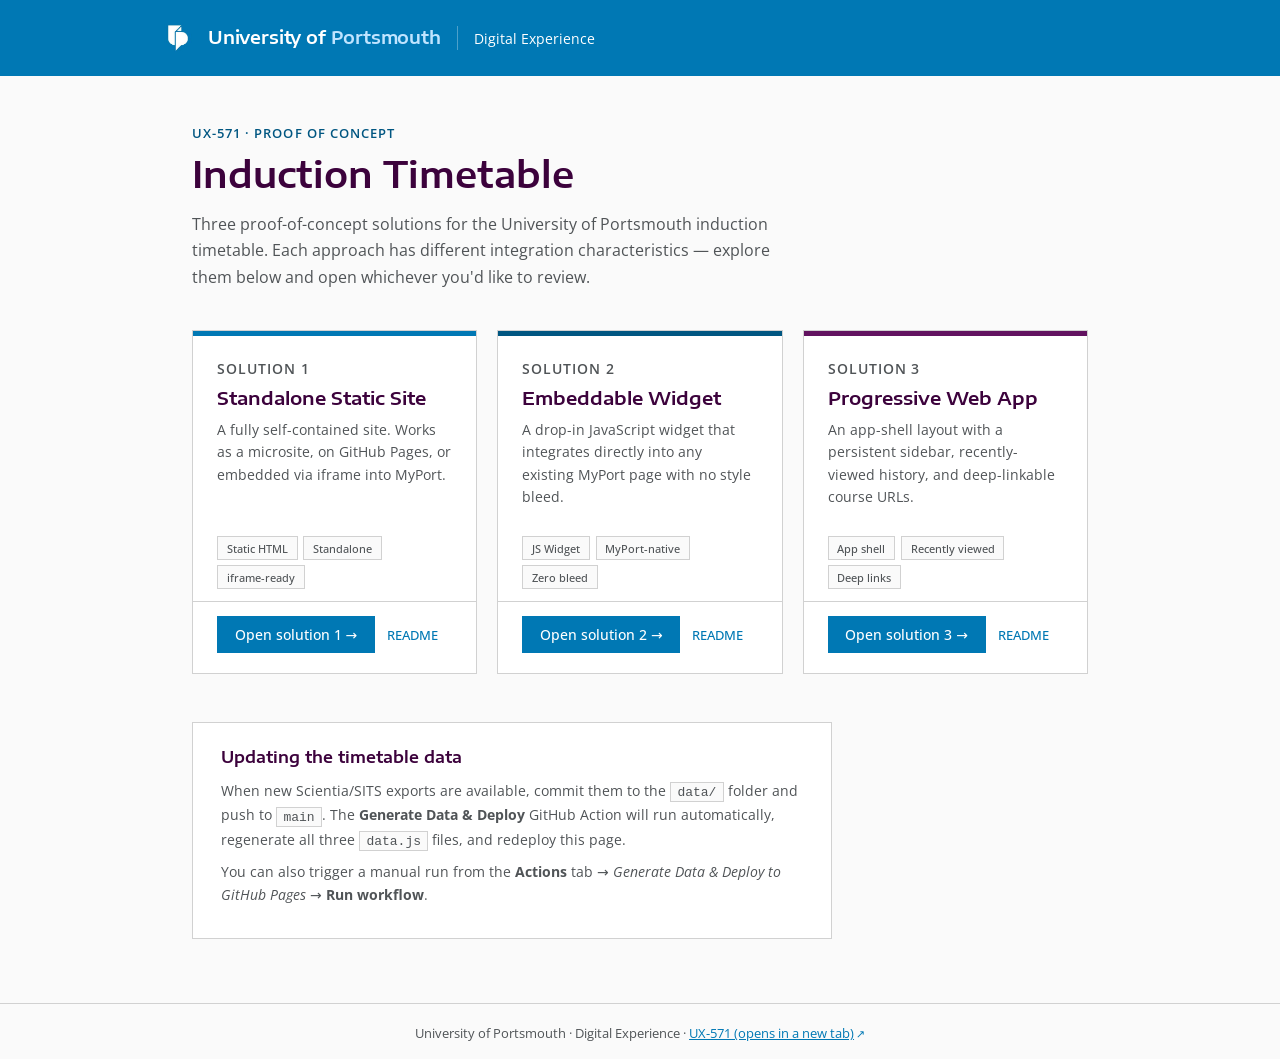
<file: index.html>
<!DOCTYPE html>
<html lang="en">
<head>
  <meta charset="UTF-8">
  <meta name="viewport" content="width=device-width, initial-scale=1.0">
  <title>Induction Timetable PoC | University of Portsmouth</title>
  <link rel="icon" type="image/png" href="favicon.png">
  <link rel="preconnect" href="https://fonts.googleapis.com">
  <link href="https://fonts.googleapis.com/css2?family=Open+Sans:wght@400;600;700&family=Encode+Sans+Expanded:wght@500;700&display=swap" rel="stylesheet">
  <style>
    *, *::before, *::after { box-sizing: border-box; margin: 0; padding: 0; }

    :root {
      --navy:      #0078B4;
      --navy-dark: #004F76;
      --heading:   #3C023C;
      --gold:      #621360;
      --teal:      #005681;
      --bg:        #FAFAFA;
      --surface:   #ffffff;
      --border:    #D1D1D1;
      --text:      #3C3C3C;
      --textm:     #505457;
      --focus:     #0078B4;
    }

    body {
      font-family: 'Open Sans', system-ui, sans-serif;
      background: var(--bg);
      color: var(--text);
      min-height: 100vh;
    }

    /* Marker on links that leave this site — decorative; the
       visually hidden "(opens in a new tab)" carries the meaning. */
    .external-link-marker {
      display: inline-block;
      margin-left: 0.15em;
      font-size: 0.85em;
      line-height: 1;
    }

    /* ── Header ── */
    .site-header {
      background: var(--navy);
      color: #fff;
      padding: 0 2rem;
    }
    .header-inner {
      max-width: 960px;
      margin: 0 auto;
      display: flex;
      align-items: center;
      gap: 1rem;
      padding: 1.25rem 0;
    }
    .uop-wordmark {
      display: inline-flex;
      align-items: center;
      gap: 0.75rem;
      font-family: 'Encode Sans Expanded', Helvetica, sans-serif;
      font-size: 1.1rem;
      font-weight: 600;
      letter-spacing: -0.01em;
      color: #fff;
      text-decoration: none;
      line-height: 1.2;
    }
    .uop-wordmark .wordmark-text span { color: #BFE4FF; }
    .header-divider {
      width: 1px;
      height: 1.5rem;
      background: rgba(255,255,255,0.3);
    }
    .header-context {
      font-size: 0.875rem;
      color: #FFFFFF;
    }

    /* ── Main ── */
    main {
      max-width: 960px;
      margin: 0 auto;
      padding: 3rem 2rem 4rem;
    }

    .page-eyebrow {
      font-size: 0.8125rem;
      font-weight: 600;
      letter-spacing: 0.08em;
      text-transform: uppercase;
      color: var(--teal);
      margin-bottom: 0.6rem;
    }
    h1 {
      font-family: 'Encode Sans Expanded', Helvetica, sans-serif;
      font-size: clamp(1.75rem, 4vw, 2.25rem);
      font-weight: 600;
      color: var(--heading);
      line-height: 1.2;
      margin-bottom: 1rem;
    }
    .page-intro {
      font-size: 1rem;
      color: var(--textm);
      line-height: 1.65;
      max-width: 600px;
      margin-bottom: 2.5rem;
    }

    /* ── Cards ── */
    .card-grid {
      display: grid;
      grid-template-columns: repeat(auto-fill, minmax(270px, 1fr));
      gap: 1.25rem;
      margin-bottom: 3rem;
    }

    .card {
      background: var(--surface);
      border: 1px solid var(--border);
      border-radius: 0;
      overflow: hidden;
      display: flex;
      flex-direction: column;
      transition: box-shadow 0.15s, transform 0.15s;
    }
    .card:hover {
      box-shadow: 0 4px 20px rgba(0,33,71,0.12);
      transform: translateY(-2px);
    }

    .card-accent {
      height: 5px;
    }
    .card-accent-1 { background: var(--navy); }
    .card-accent-2 { background: var(--teal); }
    .card-accent-3 { background: var(--gold); }

    .card-body {
      padding: 1.4rem 1.5rem 1rem;
      flex: 1;
    }
    .card-label {
      font-size: 0.72rem;
      font-weight: 600;
      letter-spacing: 0.07em;
      text-transform: uppercase;
      color: var(--textm);
      margin-bottom: 0.35rem;
    }
    .card h2 {
      font-family: 'Encode Sans Expanded', Helvetica, sans-serif;
      font-size: 1.15rem;
      font-weight: 600;
      color: var(--heading);
      margin-bottom: 0.6rem;
      line-height: 1.25;
    }
    .card p {
      font-size: 0.875rem;
      color: var(--textm);
      line-height: 1.6;
    }

    .card-tags {
      display: flex;
      flex-wrap: wrap;
      gap: 0.35rem;
      padding: 0.75rem 1.5rem;
    }
    .tag {
      font-size: 0.7rem;
      font-weight: 500;
      padding: 0.2rem 0.55rem;
      border-radius: 0;
      background: var(--bg);
      color: var(--textm);
      border: 1px solid var(--border);
    }

    .card-footer {
      padding: 0.9rem 1.5rem 1.25rem;
      border-top: 1px solid var(--border);
      display: flex;
      align-items: center;
      gap: 0.75rem;
    }
    .btn-primary {
      display: inline-flex;
      align-items: center;
      gap: 0.4rem;
      padding: 0.55rem 1.1rem;
      background: var(--navy);
      color: #fff;
      text-decoration: none;
      border-radius: 0;
      font-size: 0.875rem;
      font-weight: 500;
      transition: background 0.15s;
    }
    .btn-primary:hover { background: var(--navy-dark); }
    .btn-primary:focus-visible {
      outline: 3px solid var(--focus);
      outline-offset: 2px;
    }
    .btn-secondary {
      display: inline-flex;
      align-items: center;
      gap: 0.4rem;
      font-size: 0.8125rem;
      color: var(--navy);
      text-decoration: underline;
      text-decoration-color: transparent;
      font-weight: 500;
      transition: text-decoration-color 0.15s;
    }
    .btn-secondary:hover { text-decoration-color: currentColor; }
    .btn-secondary:focus-visible {
      outline: 3px solid var(--focus);
      outline-offset: 2px;
      border-radius: 0;
    }

    /* ── Info section ── */
    .info-section {
      background: var(--surface);
      border: 1px solid var(--border);
      border-radius: 0;
      padding: 1.5rem 1.75rem;
      max-width: 640px;
    }
    .info-section h2 {
      font-family: 'Encode Sans Expanded', Helvetica, sans-serif;
      font-size: 1rem;
      font-weight: 600;
      color: var(--heading);
      margin-bottom: 0.75rem;
    }
    .info-section p {
      font-size: 0.875rem;
      color: var(--textm);
      line-height: 1.65;
      margin-bottom: 0.5rem;
    }
    .info-section code {
      font-size: 0.8125rem;
      background: var(--bg);
      border: 1px solid var(--border);
      padding: 0.1rem 0.4rem;
      border-radius: 0;
    }

    /* ── Footer ── */
    .site-footer {
      border-top: 1px solid var(--border);
      padding: 1.25rem 2rem;
      text-align: center;
      font-size: 0.8125rem;
      color: var(--textm);
    }
    .site-footer a {
      color: var(--navy);
      text-decoration: underline;
    }

    @media (max-width: 520px) {
      main { padding: 2rem 1.25rem 3rem; }
      .card-grid { grid-template-columns: 1fr; }
    }
  </style>
</head>
<body>

<a class="sr-only" href="#main" style="position:absolute;left:-9999px;top:auto;width:1px;height:1px;overflow:hidden;focus:{position:static;width:auto;height:auto;}">Skip to main content</a>

<header class="site-header" role="banner">
  <div class="header-inner">
    <a class="uop-wordmark" href="https://www.port.ac.uk" target="_blank" rel="noopener noreferrer" data-external-link aria-label="University of Portsmouth (opens in a new tab)">
      <img src="favicon.png" alt="" width="36" height="36" style="display:block">
      <span class="wordmark-text">University of <span>Portsmouth</span></span>
    </a>
    <div class="header-divider" aria-hidden="true"></div>
    <span class="header-context">Digital Experience</span>
  </div>
</header>

<main id="main">
  <p class="page-eyebrow" aria-hidden="true">UX-571 · Proof of concept</p>
  <h1>Induction Timetable</h1>
  <p class="page-intro">Three proof-of-concept solutions for the University of Portsmouth induction timetable. Each approach has different integration characteristics — explore them below and open whichever you'd like to review.</p>

  <div class="card-grid">

    <!-- Solution 1 -->
    <article class="card">
      <div class="card-accent card-accent-1" aria-hidden="true"></div>
      <div class="card-body">
        <p class="card-label">Solution 1</p>
        <h2>Standalone Static Site</h2>
        <p>A fully self-contained site. Works as a microsite, on GitHub Pages, or embedded via iframe into MyPort.</p>
      </div>
      <div class="card-tags">
        <span class="tag">Static HTML</span>
        <span class="tag">Standalone</span>
        <span class="tag">iframe-ready</span>
      </div>
      <div class="card-footer">
        <a class="btn-primary" href="solution1/index.html">Open solution 1 →</a>
        <a class="btn-secondary" href="solution1/README.md">README</a>
      </div>
    </article>

    <!-- Solution 2 -->
    <article class="card">
      <div class="card-accent card-accent-2" aria-hidden="true"></div>
      <div class="card-body">
        <p class="card-label">Solution 2</p>
        <h2>Embeddable Widget</h2>
        <p>A drop-in JavaScript widget that integrates directly into any existing MyPort page with no style bleed.</p>
      </div>
      <div class="card-tags">
        <span class="tag">JS Widget</span>
        <span class="tag">MyPort-native</span>
        <span class="tag">Zero bleed</span>
      </div>
      <div class="card-footer">
        <a class="btn-primary" href="solution2/demo-search-page.html">Open solution 2 →</a>
        <a class="btn-secondary" href="solution2/README.md">README</a>
      </div>
    </article>

    <!-- Solution 3 -->
    <article class="card">
      <div class="card-accent card-accent-3" aria-hidden="true"></div>
      <div class="card-body">
        <p class="card-label">Solution 3</p>
        <h2>Progressive Web App</h2>
        <p>An app-shell layout with a persistent sidebar, recently-viewed history, and deep-linkable course URLs.</p>
      </div>
      <div class="card-tags">
        <span class="tag">App shell</span>
        <span class="tag">Recently viewed</span>
        <span class="tag">Deep links</span>
      </div>
      <div class="card-footer">
        <a class="btn-primary" href="solution3/index.html">Open solution 3 →</a>
        <a class="btn-secondary" href="solution3/README.md">README</a>
      </div>
    </article>

  </div>

  <div class="info-section">
    <h2>Updating the timetable data</h2>
    <p>When new Scientia/SITS exports are available, commit them to the <code>data/</code> folder and push to <code>main</code>. The <strong>Generate Data &amp; Deploy</strong> GitHub Action will run automatically, regenerate all three <code>data.js</code> files, and redeploy this page.</p>
    <p>You can also trigger a manual run from the <strong>Actions</strong> tab → <em>Generate Data &amp; Deploy to GitHub Pages</em> → <strong>Run workflow</strong>.</p>
  </div>
</main>

<footer class="site-footer" role="contentinfo">
  University of Portsmouth · Digital Experience · <a href="https://digitaluop.atlassian.net/browse/UX-571" target="_blank" rel="noopener noreferrer" data-external-link>UX-571<span class="sr-only"> (opens in a new tab)</span><span class="external-link-marker" aria-hidden="true">↗</span></a>
</footer>

  <!-- Any link that leaves this site opens in a new tab and says so. -->
  <script src="external-links.js"></script>
</body>
</html>
</file>
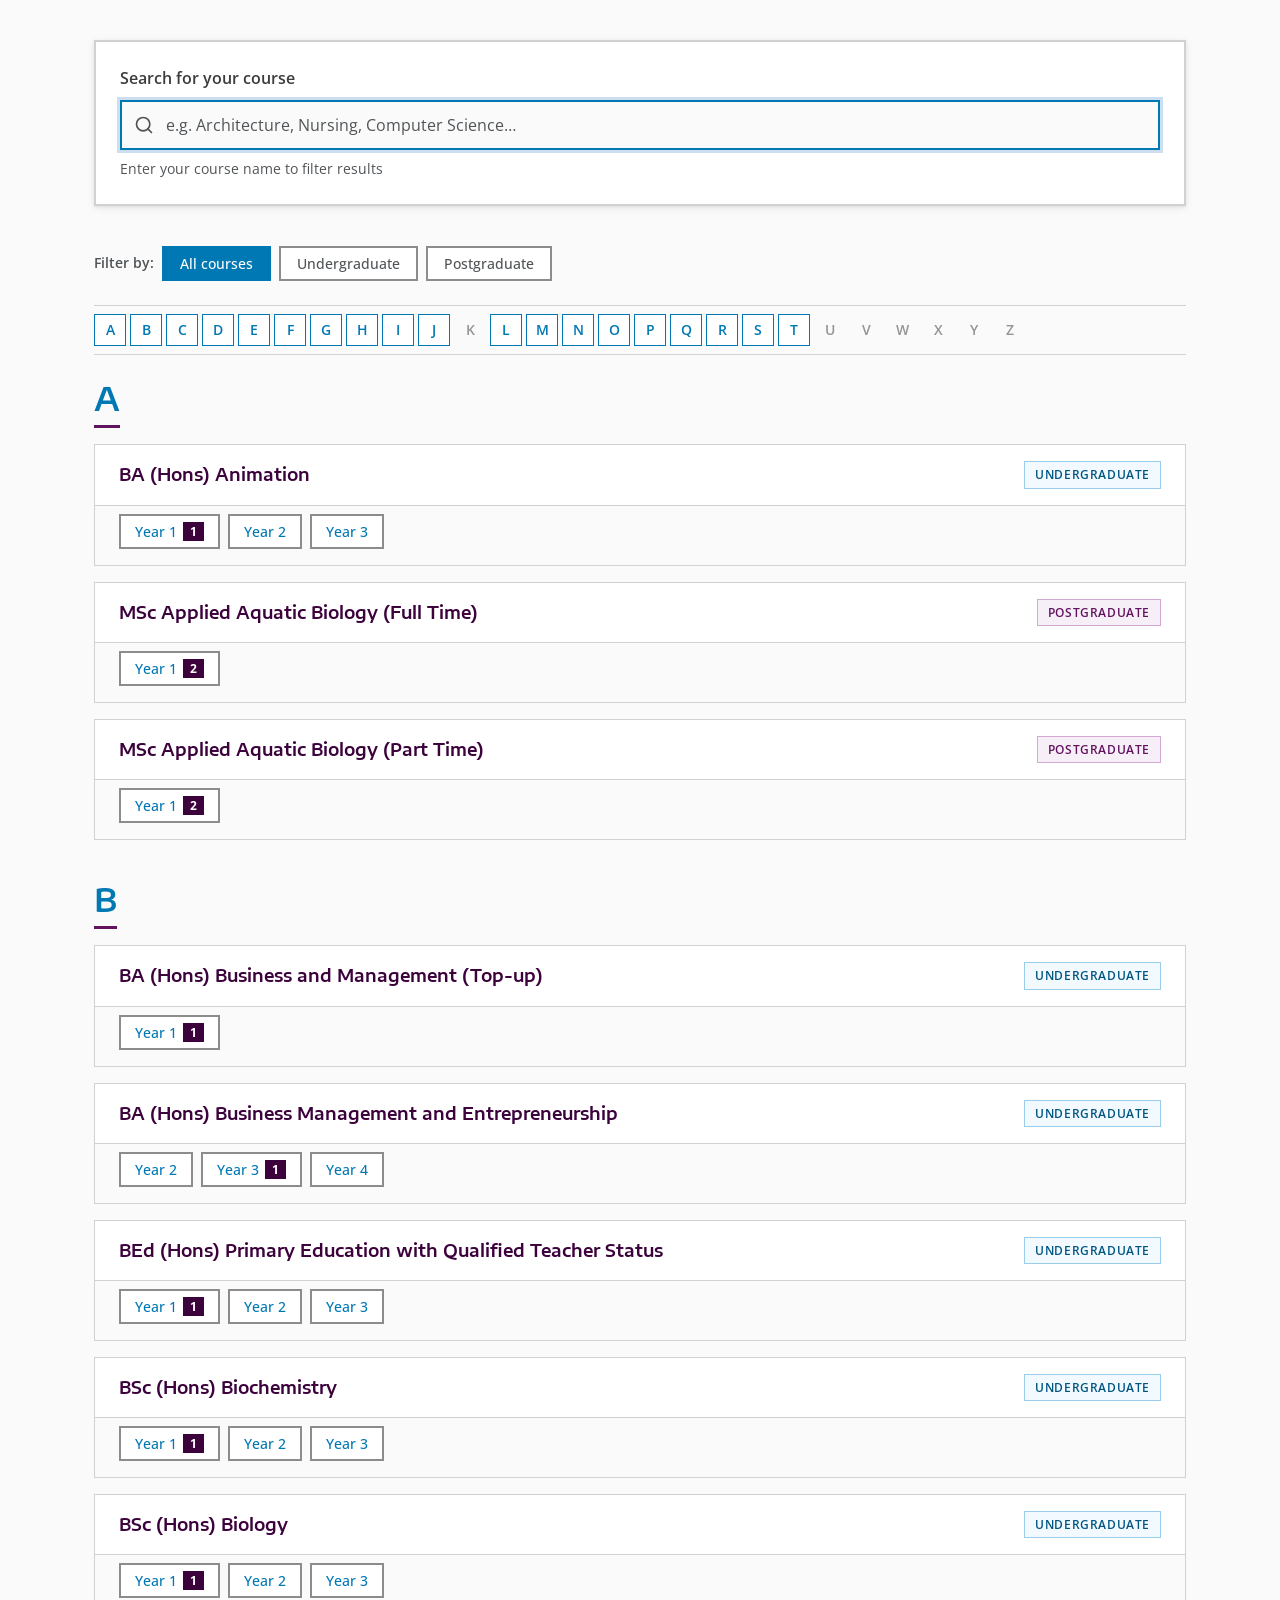
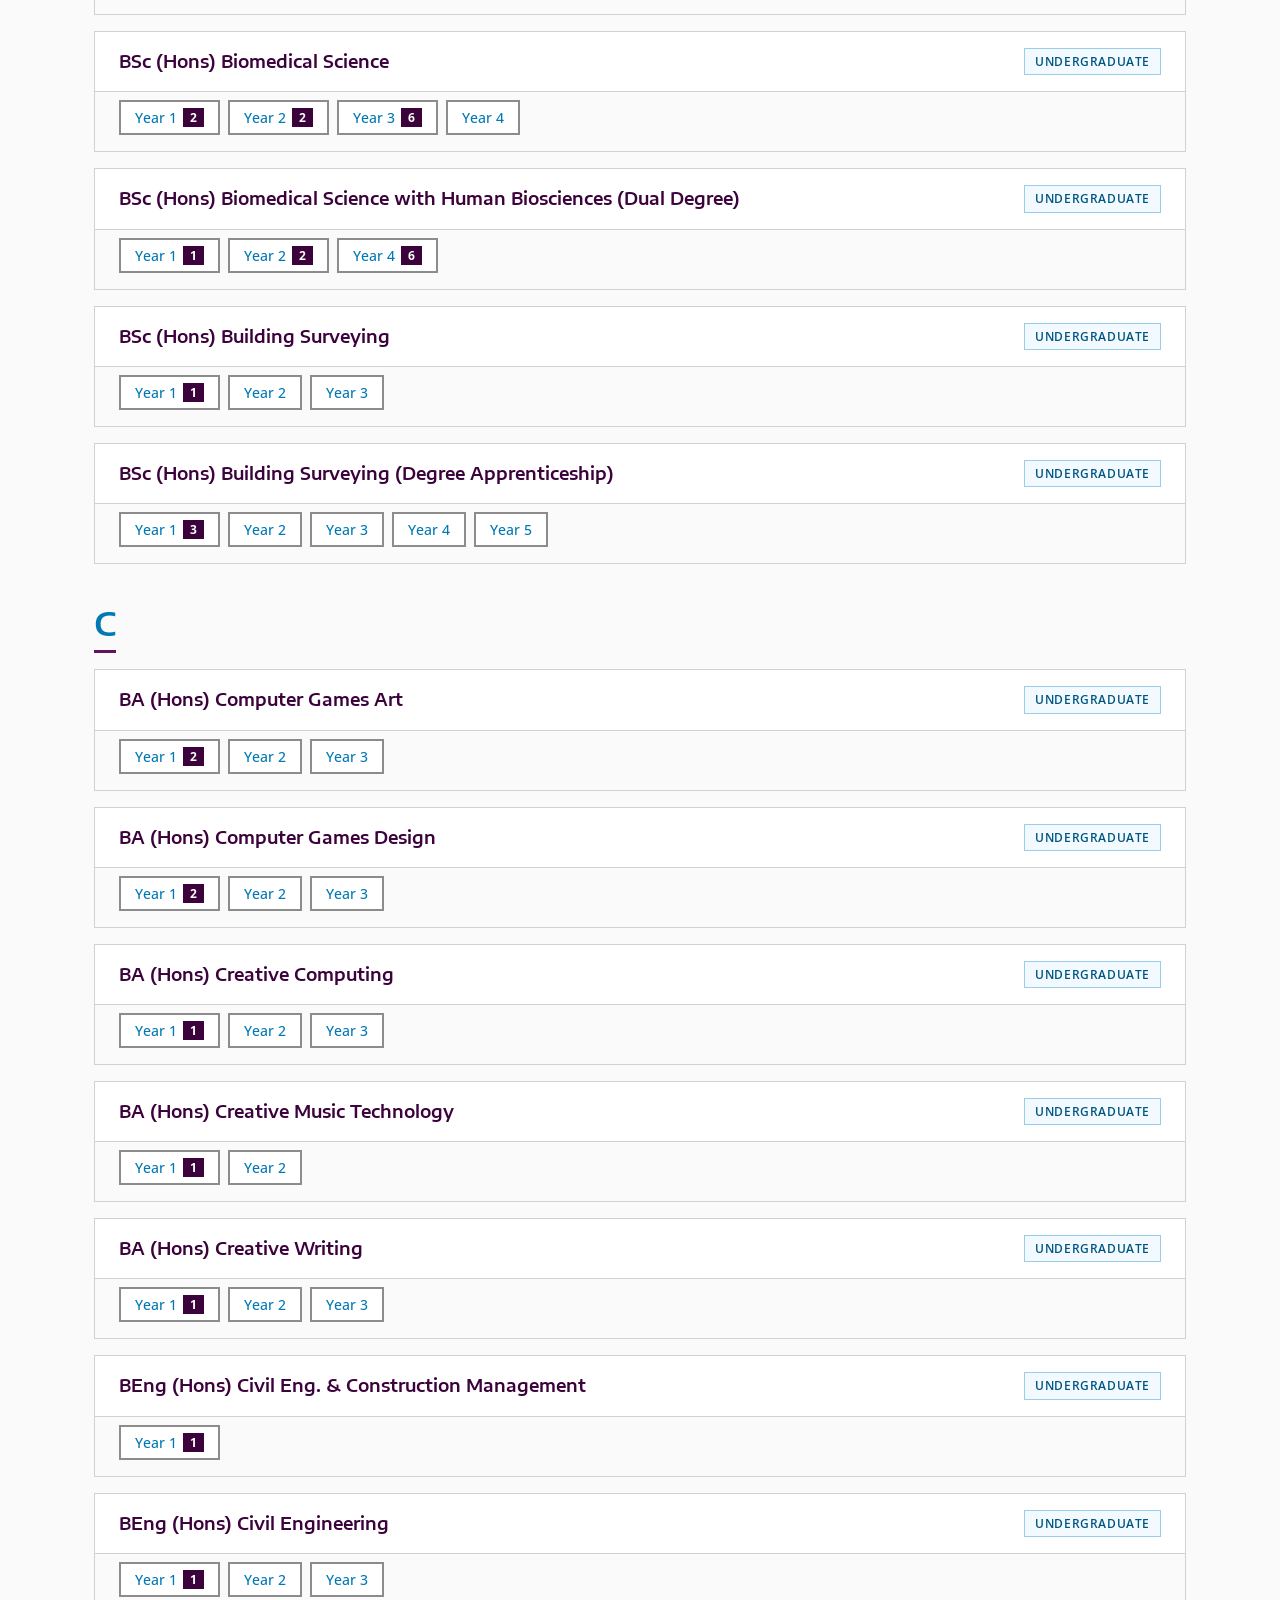
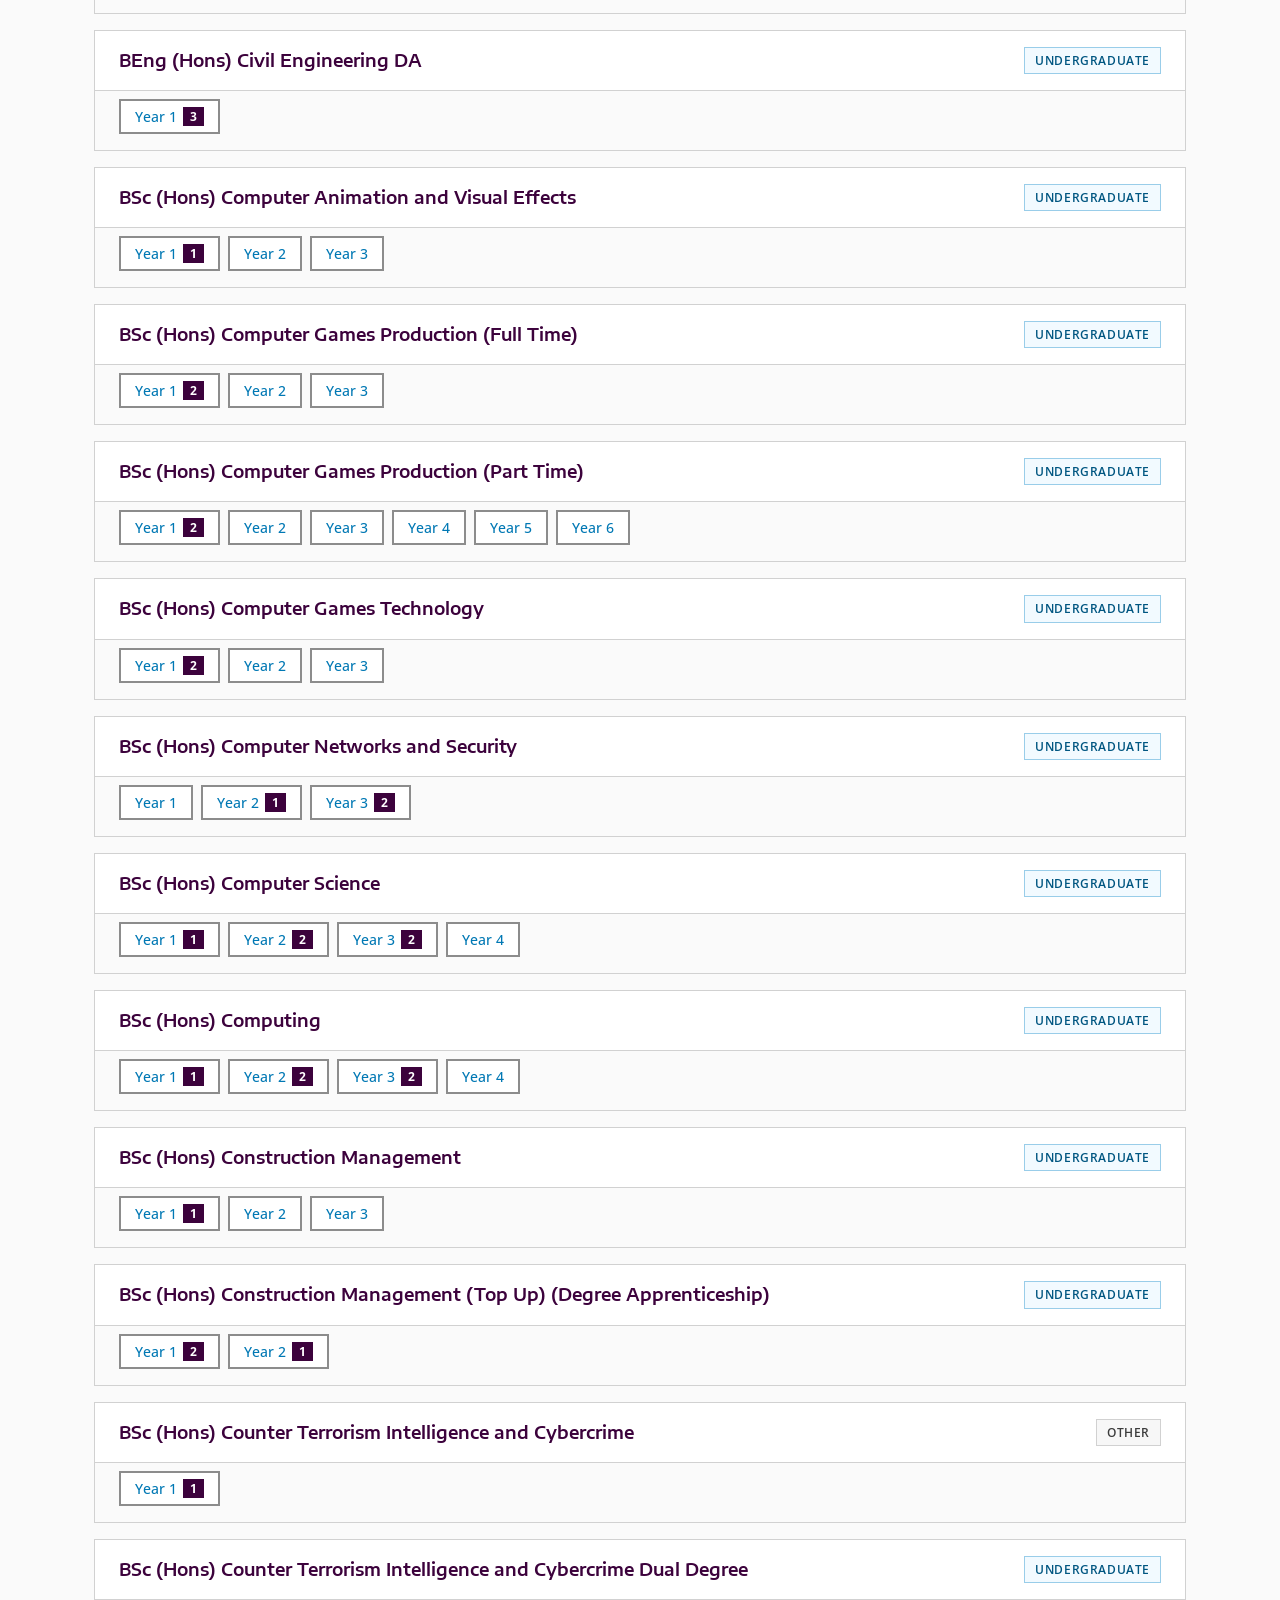
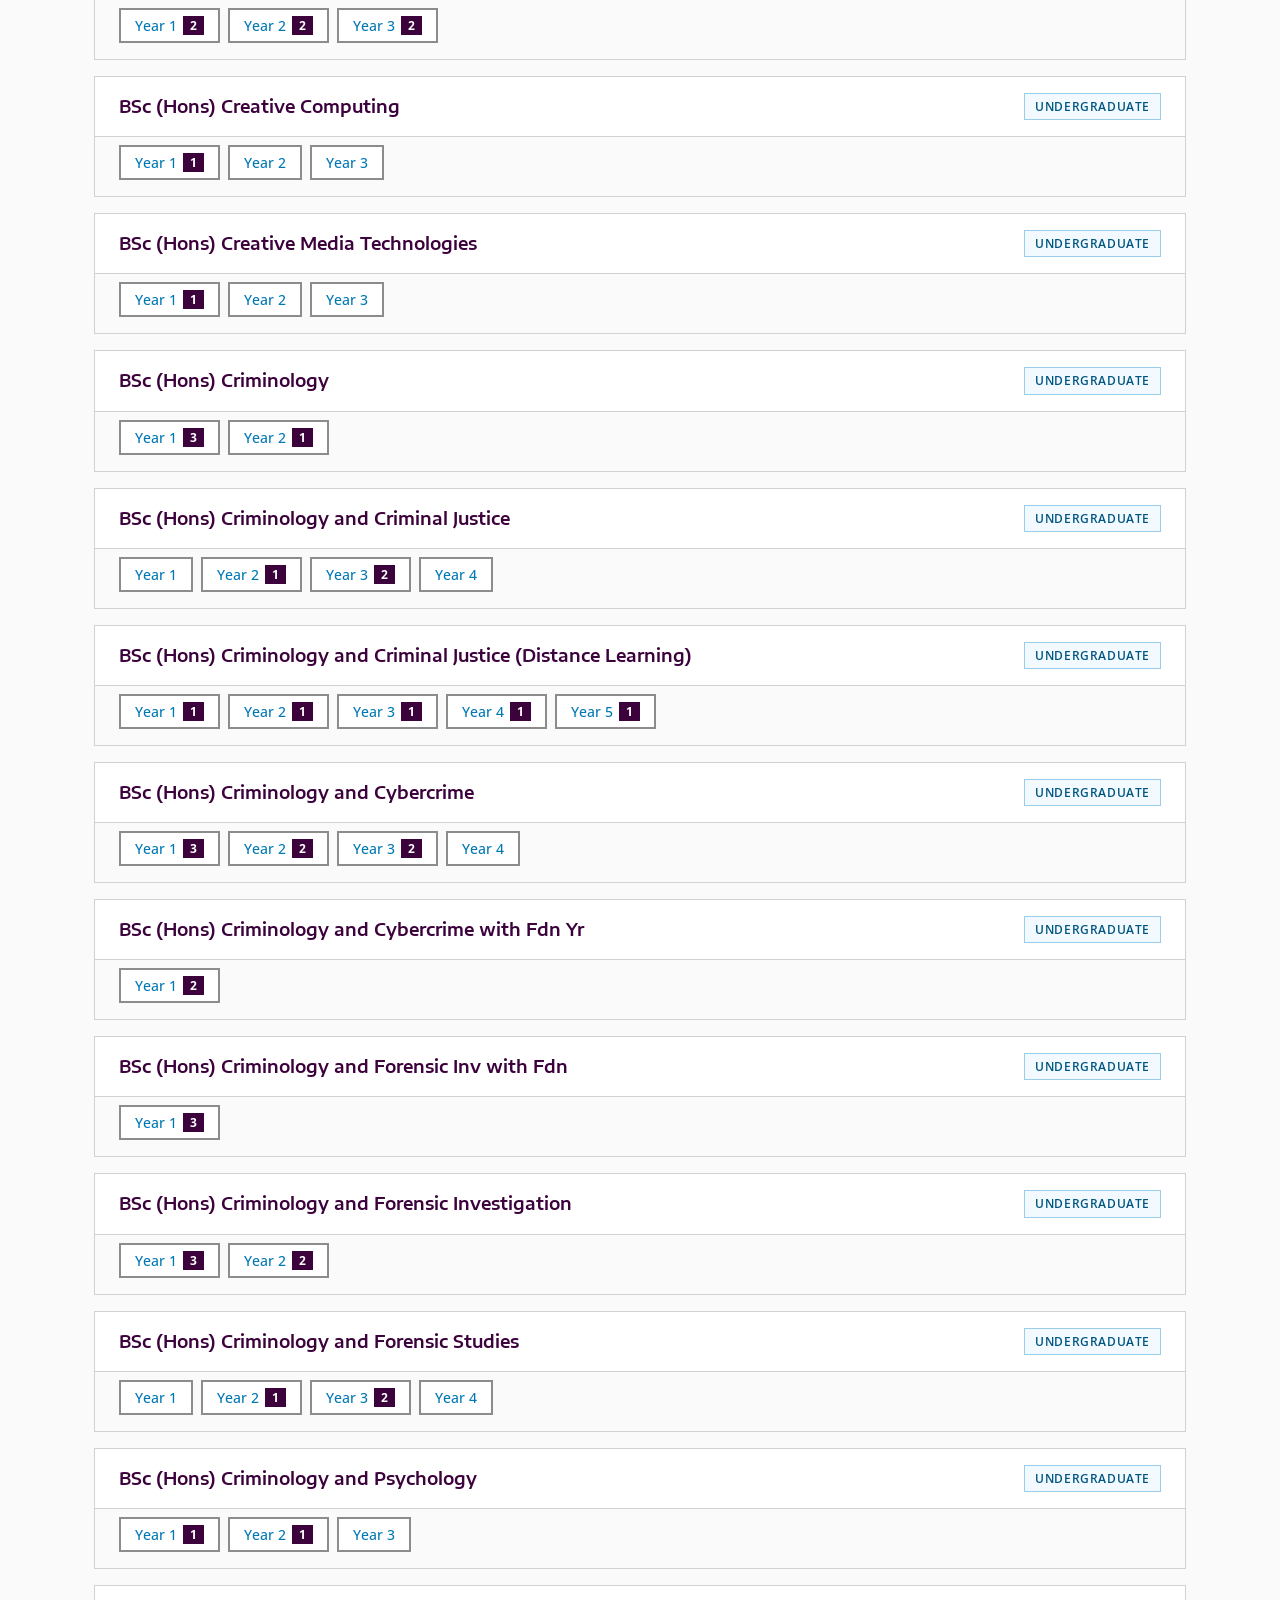
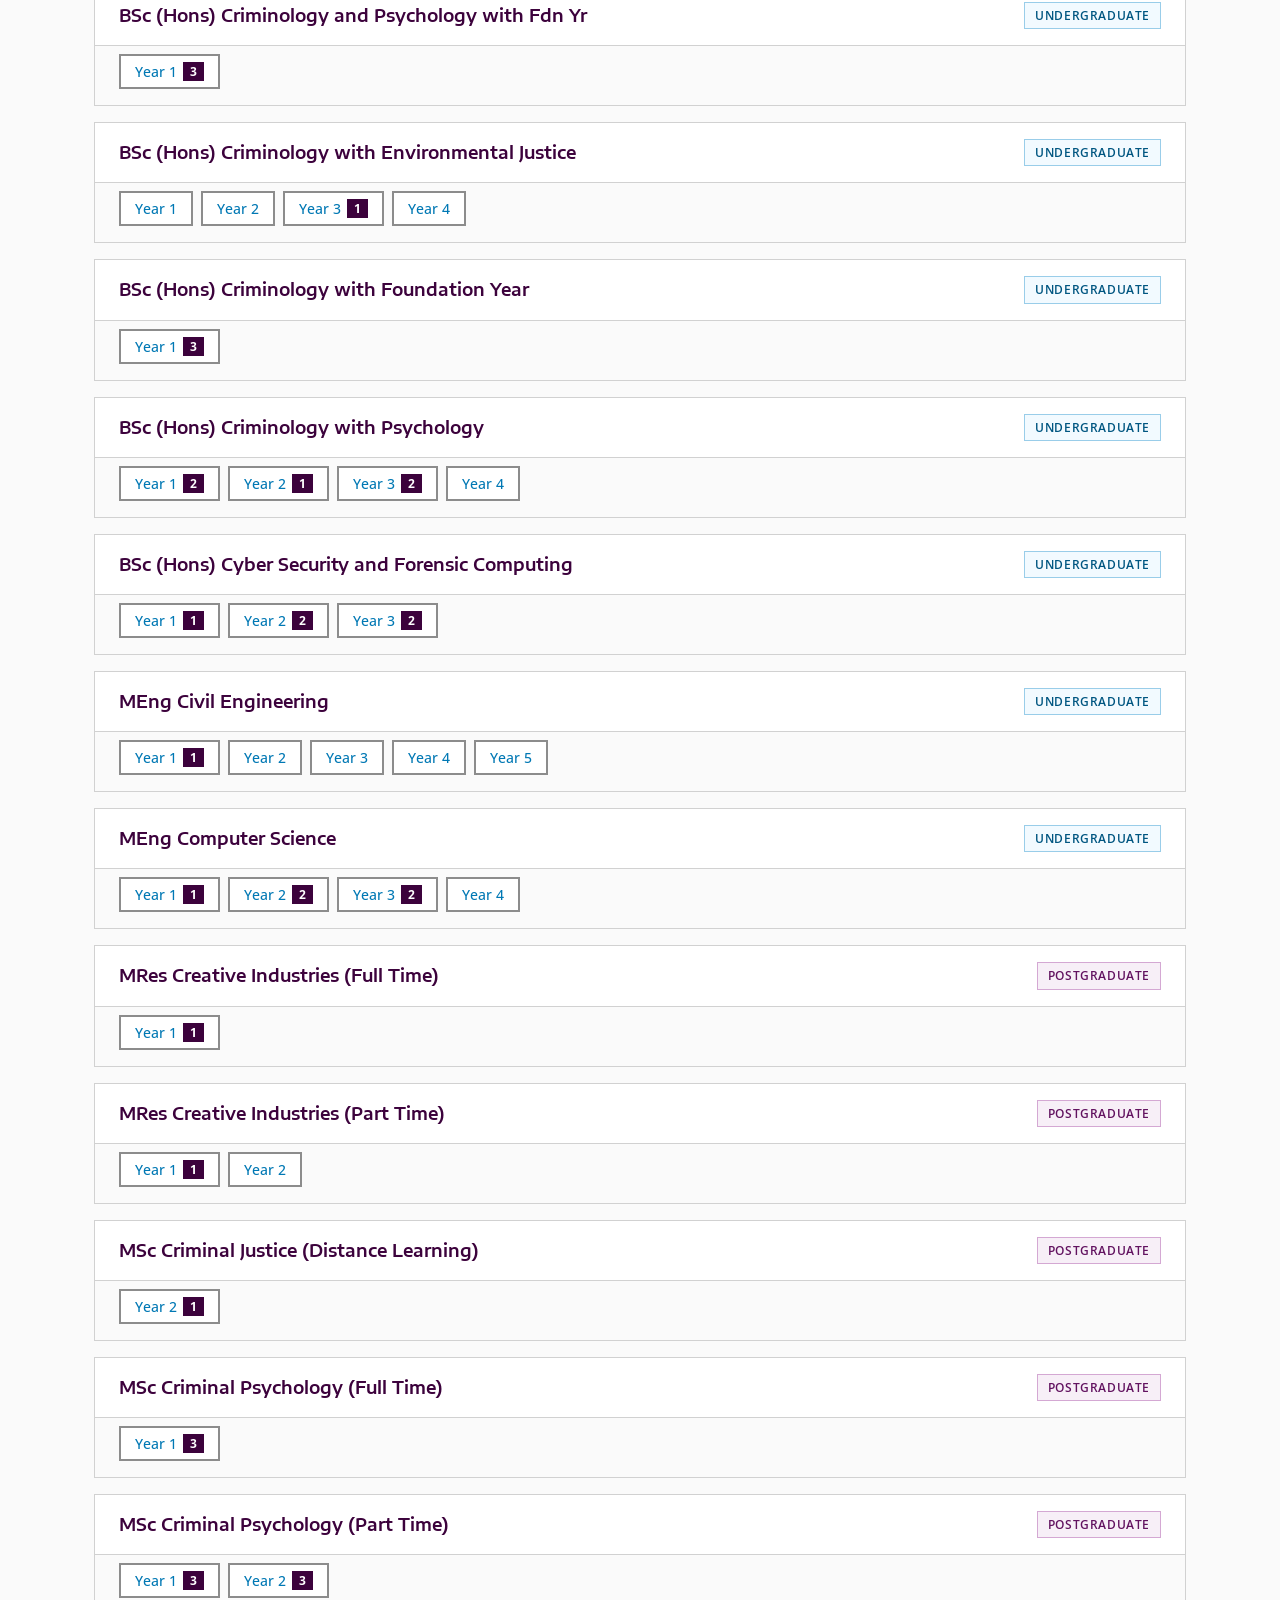
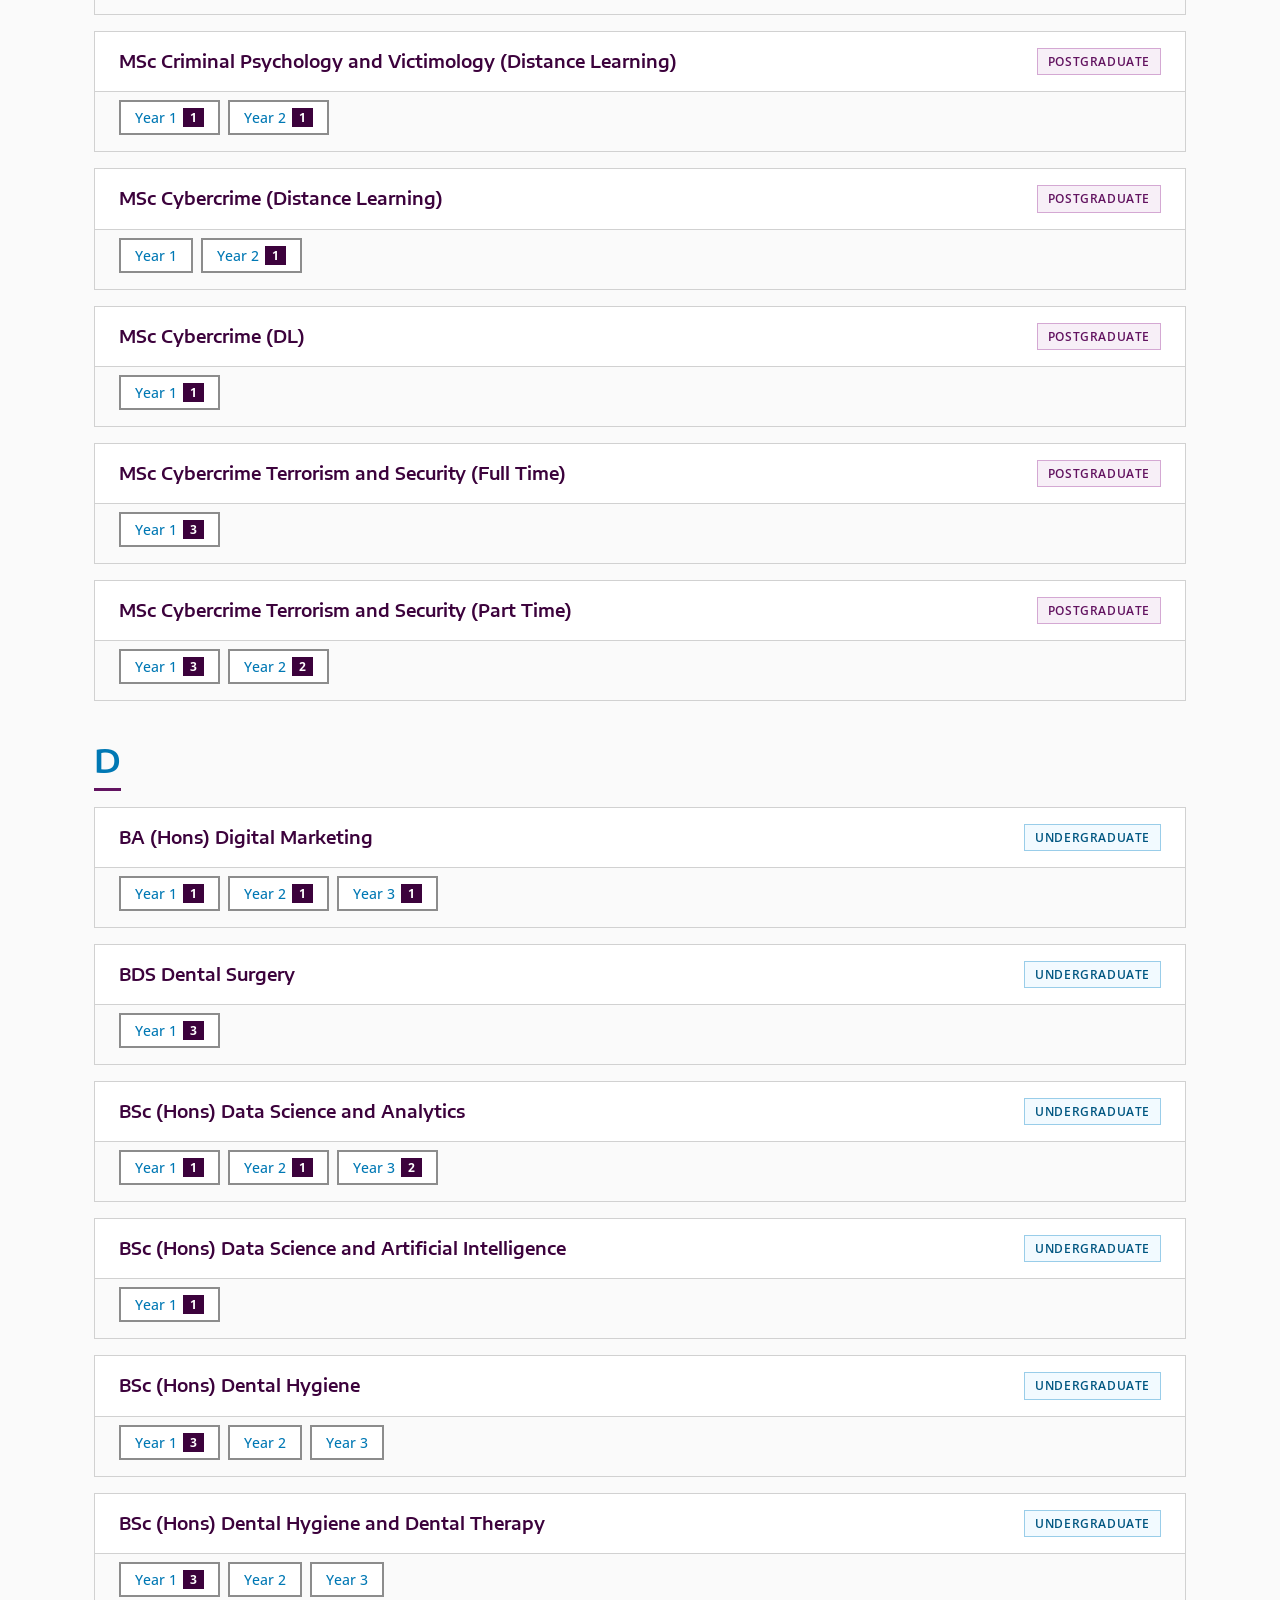
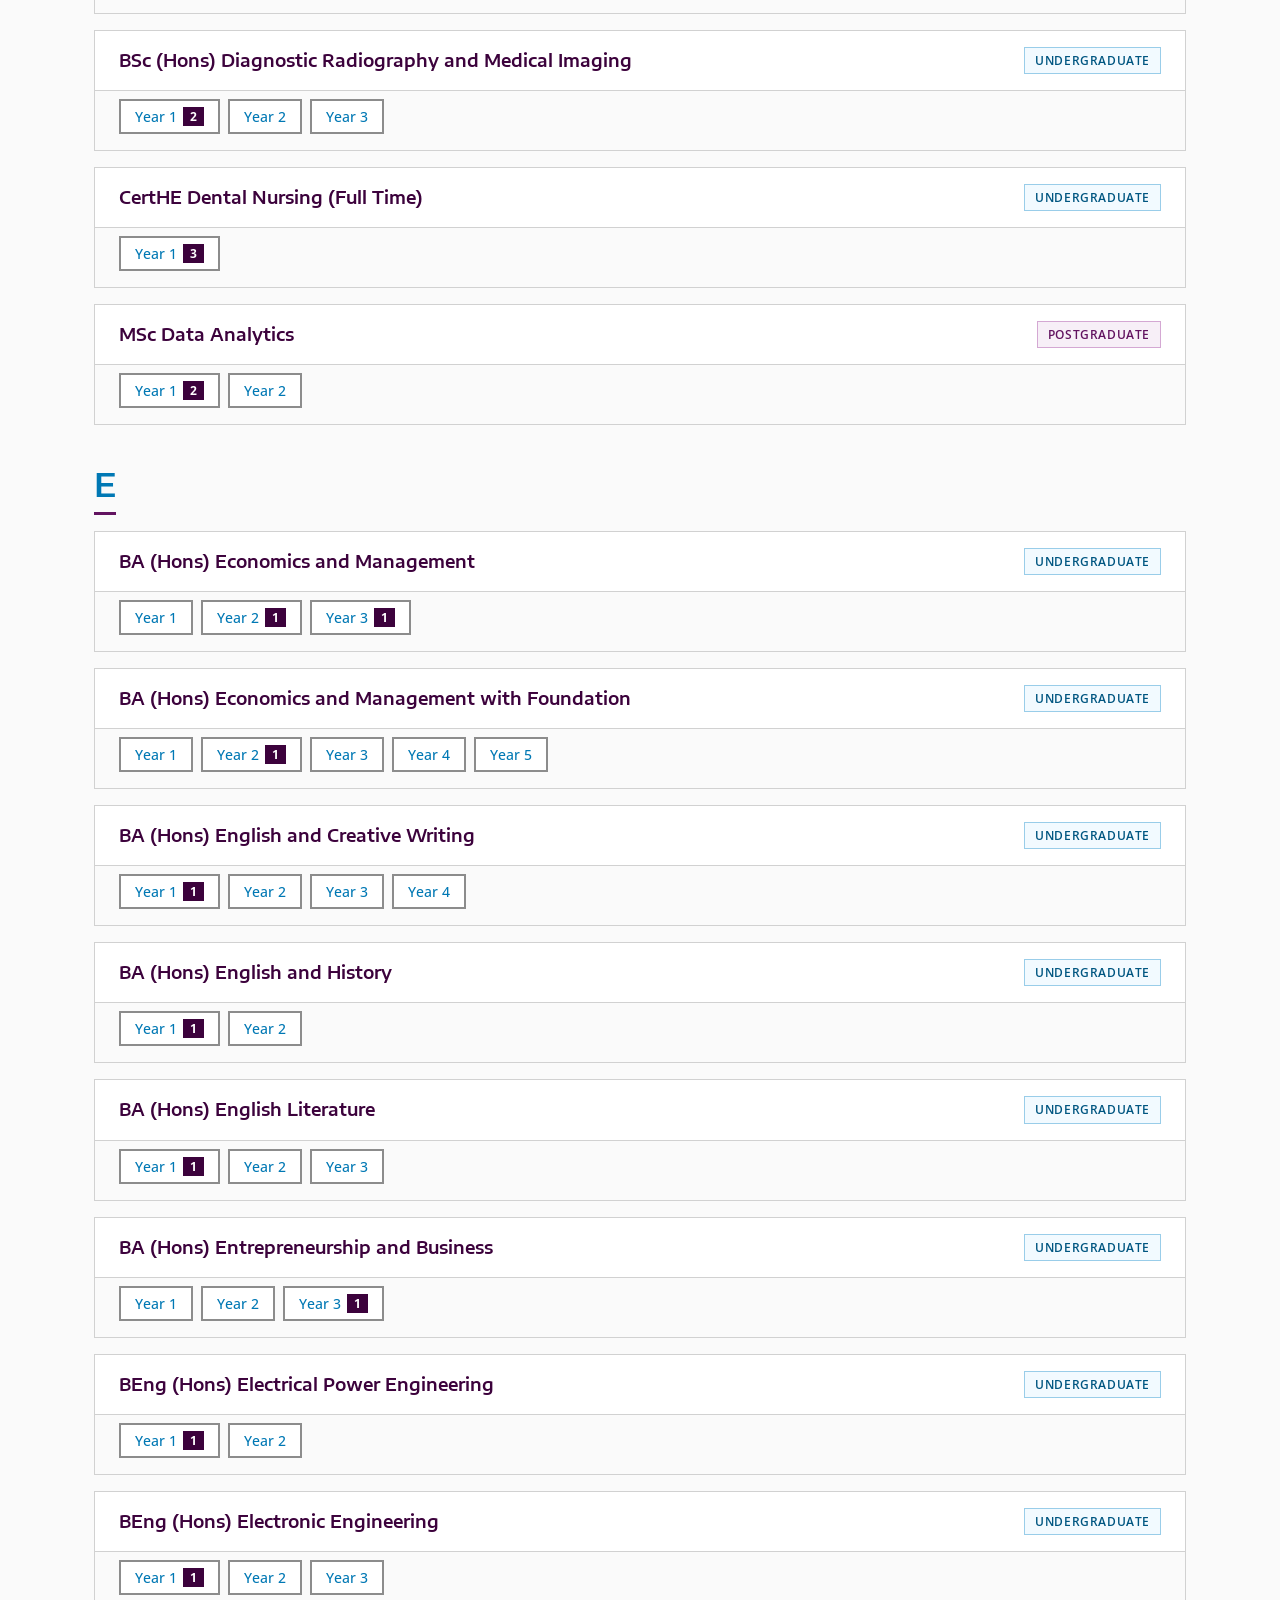
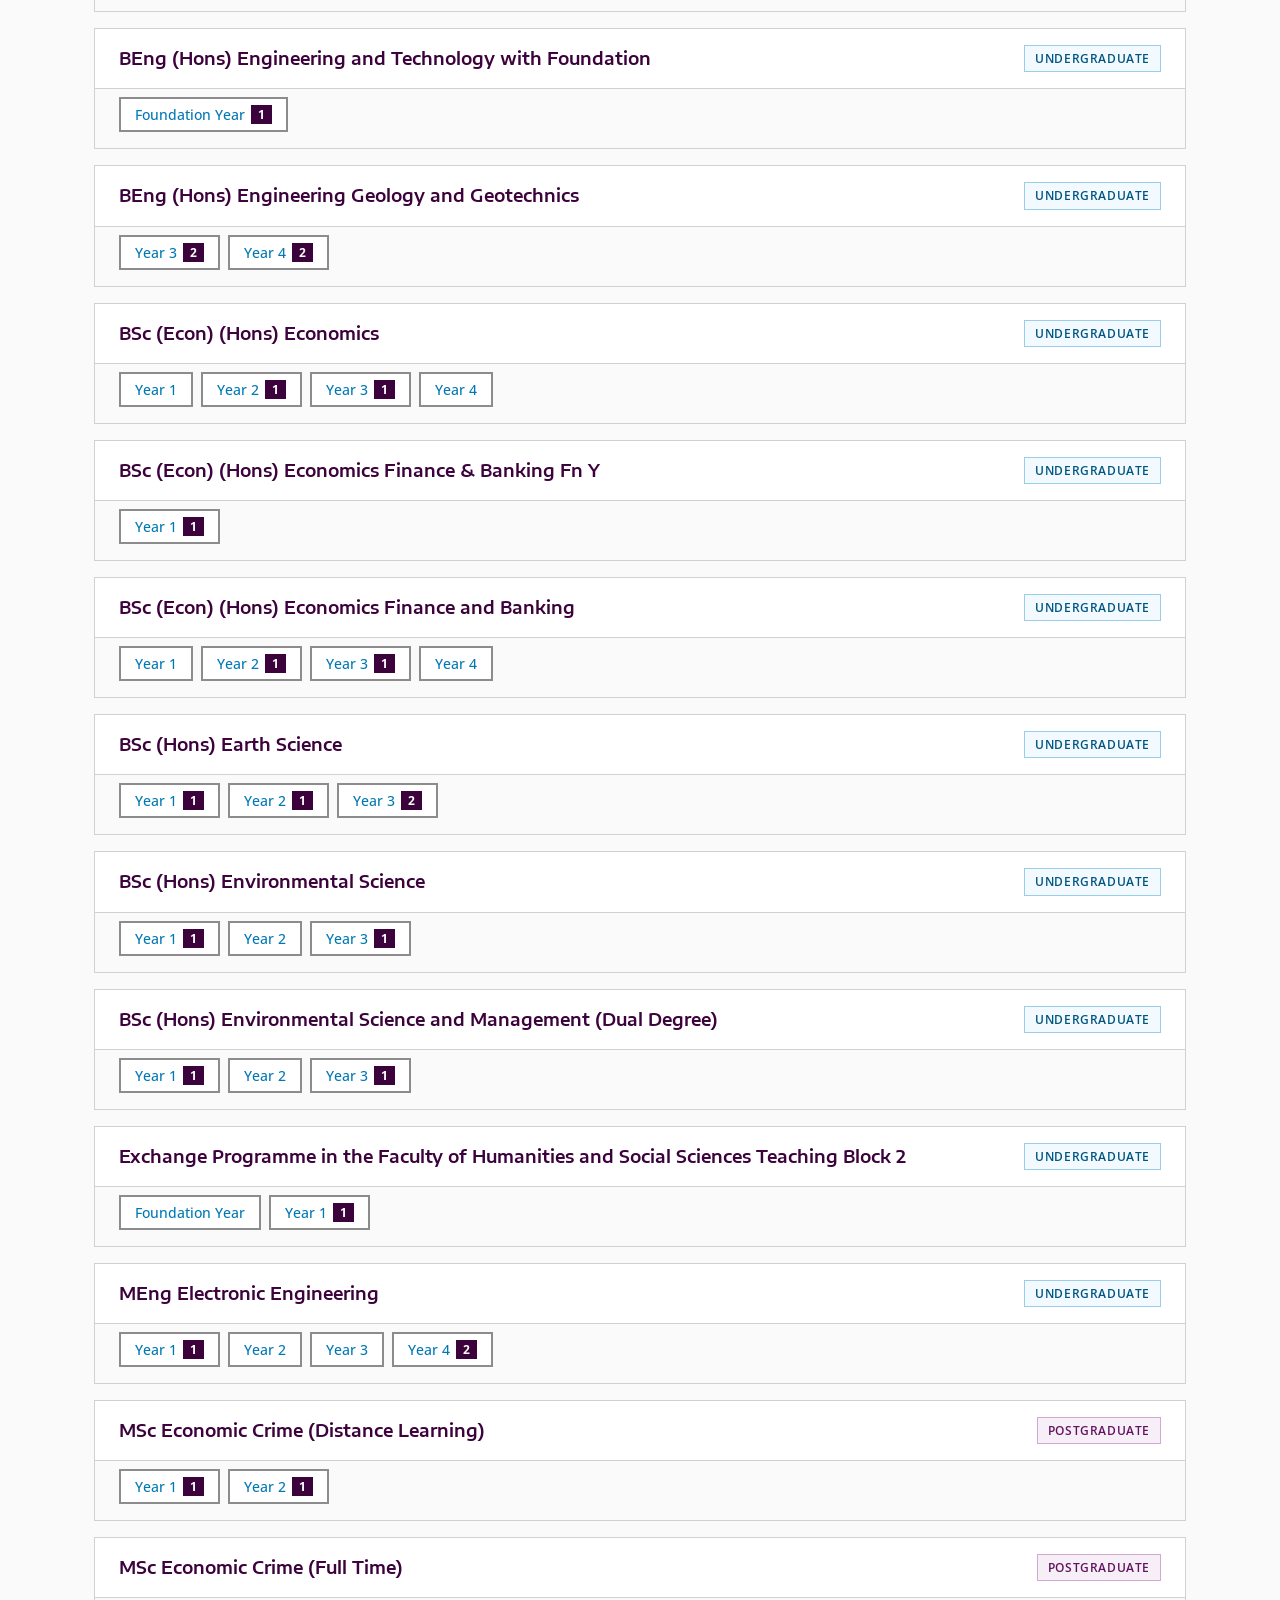
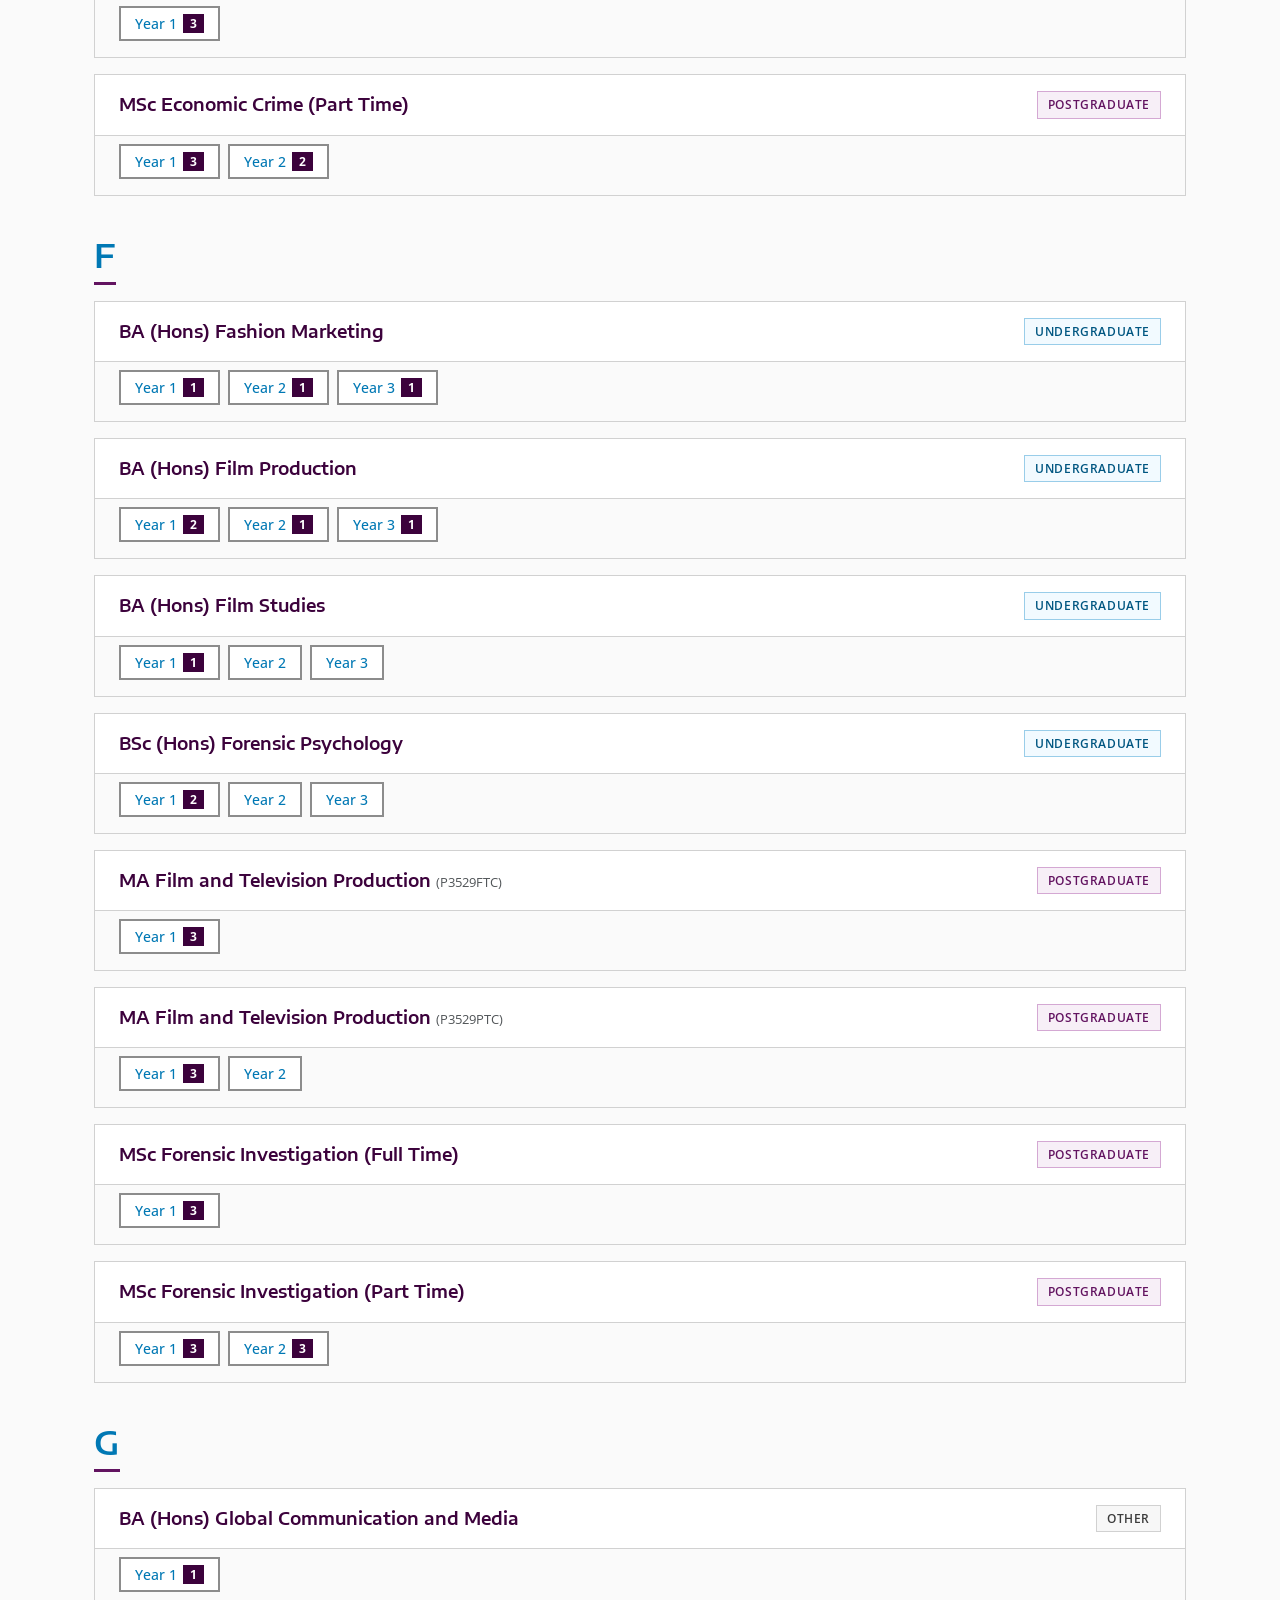
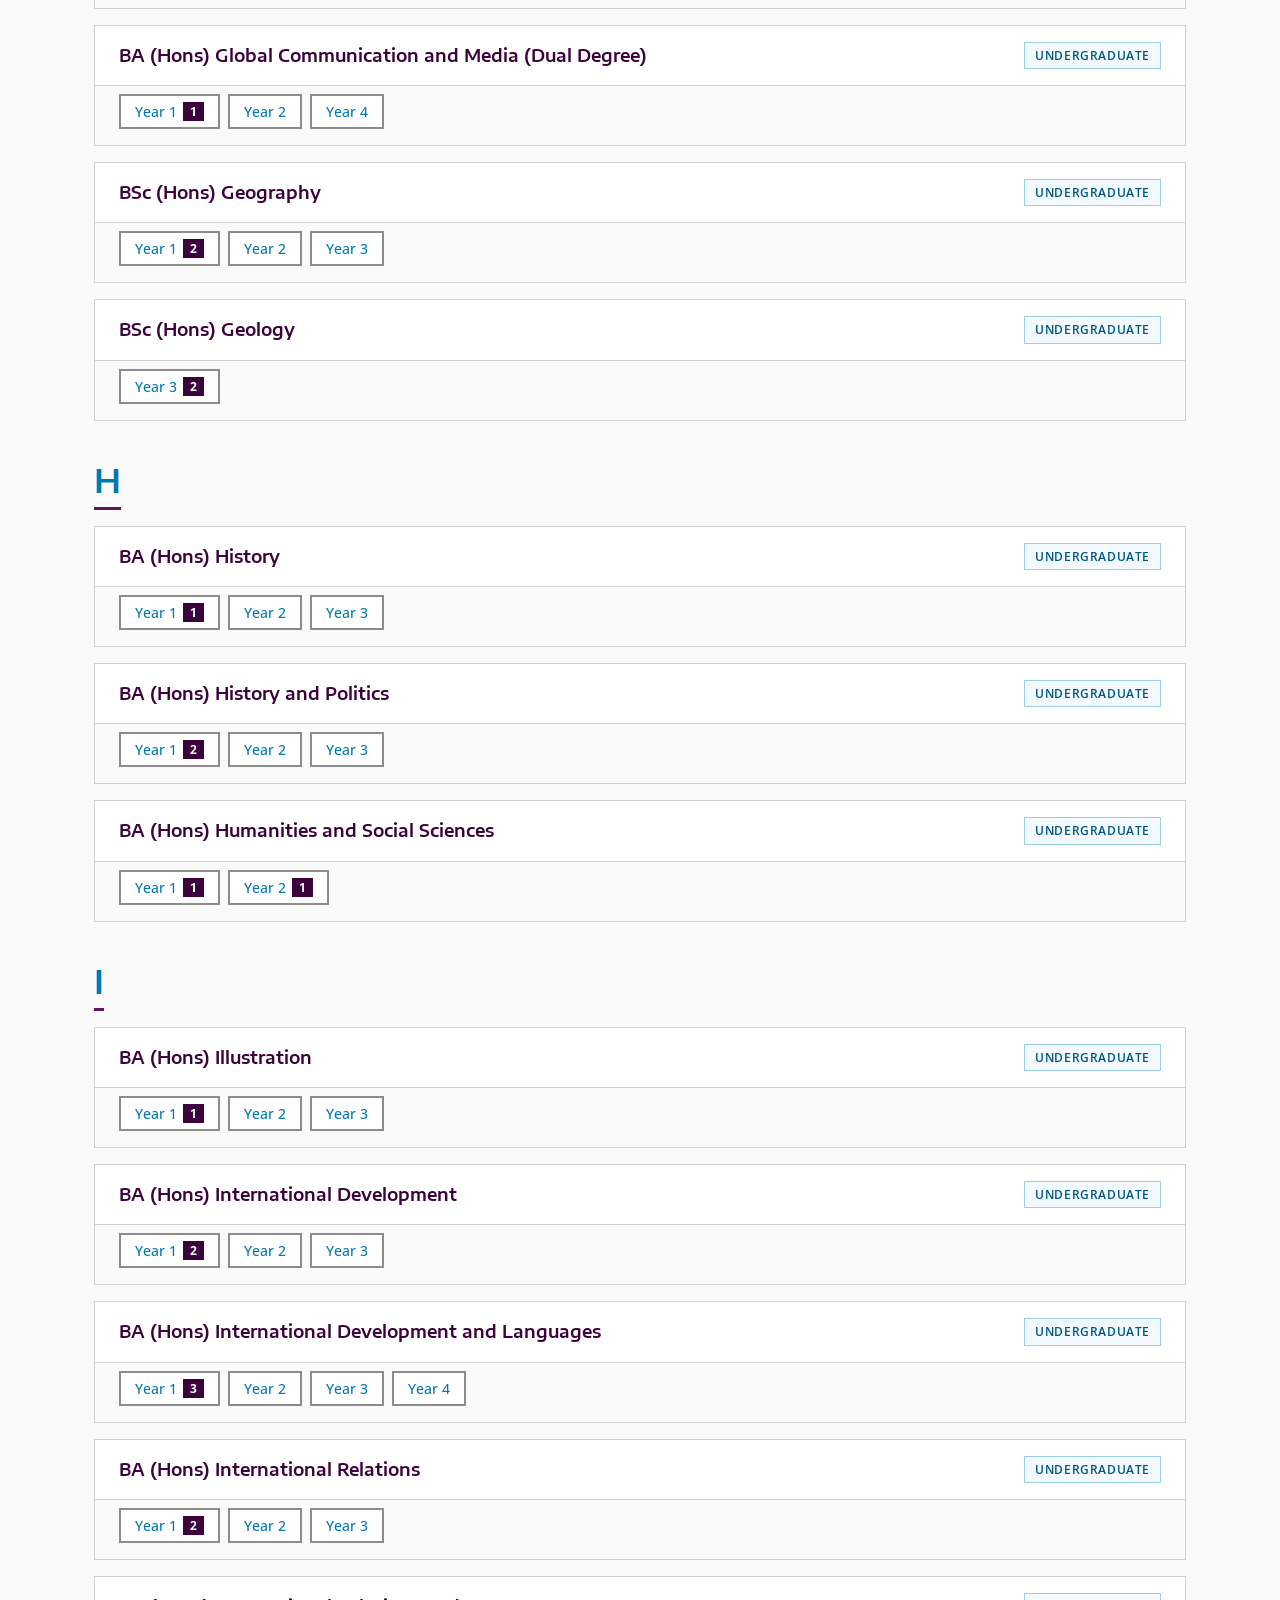
<file: solution1/index.html>
<!DOCTYPE html>
<html lang="en">
<head>
  <meta charset="UTF-8">
  <meta name="viewport" content="width=device-width, initial-scale=1.0">
  <title>Course Induction Timetables | University of Portsmouth</title>
  <link rel="icon" type="image/png" href="favicon.png">
  <meta name="description" content="Find your course induction timetable at the University of Portsmouth. Search by course name to see your induction schedule.">
  <!-- Google tag (gtag.js) — GA4 data stream "Induction Timetables" (INS-873).
       Engagement inside this app is measured with custom events (see analytics.js),
       because GA4 strips the "#" fragment our routing depends on. -->
  <script async src="https://www.googletagmanager.com/gtag/js?id=G-BVP9PTRZJL"></script>
  <script>
    window.dataLayer = window.dataLayer || [];
    function gtag(){dataLayer.push(arguments);}
    gtag('js', new Date());
    gtag('config', 'G-BVP9PTRZJL');
  </script>

  <link rel="preconnect" href="https://fonts.googleapis.com">
  <link rel="preconnect" href="https://fonts.gstatic.com" crossorigin>
  <link href="https://fonts.googleapis.com/css2?family=Open+Sans:wght@400;600;700&family=Encode+Sans+Expanded:wght@500;700&display=swap" rel="stylesheet">
  <link rel="stylesheet" href="styles.css">
</head>
<body>
  <main id="main-content">
    <!-- LISTING VIEW -->
    <div id="view-listing" role="region" aria-label="Course induction search">
      <div class="listing-container">
        <!-- Visually hidden: the host page supplies the visible heading. Retained so the
             document still has a level-1 heading for screen readers and validators. -->
        <h1 class="sr-only">Course Inductions</h1>

        <div class="search-panel" role="search" aria-label="Search for your course">
          <label for="course-search" class="search-label">Search for your course</label>
          <div class="search-input-wrap">
            <svg class="search-icon" aria-hidden="true" viewBox="0 0 24 24" width="20" height="20">
              <circle cx="11" cy="11" r="8" stroke="currentColor" stroke-width="2" fill="none"/>
              <path d="M21 21l-4.35-4.35" stroke="currentColor" stroke-width="2" stroke-linecap="round"/>
            </svg>
            <input 
              type="search" 
              id="course-search" 
              name="course-search"
              placeholder="e.g. Architecture, Nursing, Computer Science…" 
              autocomplete="off"
              aria-describedby="search-hint search-status"
            >
            <button type="button" id="clear-search" class="clear-btn" aria-label="Clear search" hidden>
              <svg viewBox="0 0 24 24" width="18" height="18" aria-hidden="true">
                <path d="M18 6L6 18M6 6l12 12" stroke="currentColor" stroke-width="2" stroke-linecap="round"/>
              </svg>
            </button>
          </div>
          <p id="search-hint" class="search-hint">Enter your course name to filter results</p>
          <div id="search-status" class="sr-only" role="status" aria-live="polite"></div>
        </div>

        <div class="filter-bar">
          <div class="filter-group" role="group" aria-label="Filter by course type">
            <span class="filter-label">Filter by:</span>
            <button class="filter-btn active" data-filter="all" aria-pressed="true">All courses</button>
            <button class="filter-btn" data-filter="UG" aria-pressed="false">Undergraduate</button>
            <button class="filter-btn" data-filter="PGT" aria-pressed="false">Postgraduate</button>
          </div>
          <div class="results-count" id="results-count" aria-live="polite" aria-atomic="true"></div>
        </div>

        <div id="alpha-index" class="alpha-index" role="navigation" aria-label="Alphabetical index">
          <!-- filled by JS -->
        </div>

        <div id="courses-listing" class="courses-listing">
          <div class="loading-state" id="loading-state" aria-live="polite">
            <div class="spinner" aria-hidden="true"></div>
            <p>Loading courses…</p>
          </div>
        </div>
      </div>
    </div>

    <!-- DETAIL VIEW -->
    <div id="view-detail" class="view-detail" hidden aria-label="Course induction details" role="region">
      <div class="detail-header">
        <div class="detail-header-inner">
          <button type="button" id="back-btn" class="back-btn">
            <svg viewBox="0 0 24 24" width="18" height="18" aria-hidden="true">
              <path d="M19 12H5M12 5l-7 7 7 7" stroke="currentColor" stroke-width="2" stroke-linecap="round" stroke-linejoin="round"/>
            </svg>
            Back to all inductions
          </button>
          <div id="detail-breadcrumb" class="detail-breadcrumb"></div>
        </div>
      </div>
      <div class="detail-content">
        <div class="detail-main">
          <h1 id="detail-course-name" tabindex="-1"></h1>
          <!-- A group of buttons rather than an ARIA tablist: each one re-renders
               the whole view, and there are no tabpanels or arrow-key bindings
               for a tablist to promise. The selected year carries aria-current. -->
          <div id="detail-year-tabs" class="year-tabs" role="group" aria-label="Select year of study"></div>
          <div id="detail-welcome" class="welcome-block"></div>
          <div id="detail-accounts" class="accounts-block"></div>
          <section id="timetable-section" aria-labelledby="timetable-heading">
            <h2 id="timetable-heading">Your induction timetable</h2>
            <div id="timetable-content"></div>
          </section>
          <section class="queries-block" aria-labelledby="queries-heading">
            <h2 id="queries-heading">If you have any queries</h2>
            <p>If you have any questions about your induction, please contact your School or Department office. You can also visit the <a href="https://myport.port.ac.uk" target="_blank" rel="noopener noreferrer" data-external-link>MyPort Student Portal<span class="sr-only"> (opens in a new tab)</span><span class="external-link-marker" aria-hidden="true">↗</span></a> for further guidance.</p>
            <p>For IT and online account queries, please contact <a href="mailto:itsupport@port.ac.uk">itsupport@port.ac.uk</a> or visit the <a href="https://myport.port.ac.uk/it-support/student-it-support" target="_blank" rel="noopener noreferrer" data-external-link>IT Support pages<span class="sr-only"> (opens in a new tab)</span><span class="external-link-marker" aria-hidden="true">↗</span></a>.</p>
          </section>
          <section class="international-block" aria-labelledby="international-heading">
            <h2 id="international-heading">International students</h2>
            <p>If you are an international student, you may also need to attend additional orientation sessions. Please check your email and the <a href="https://myport.port.ac.uk/student-services/international-student-advice" target="_blank" rel="noopener noreferrer" data-external-link>International Students pages<span class="sr-only"> (opens in a new tab)</span><span class="external-link-marker" aria-hidden="true">↗</span></a> for further information about visa sign-in sessions, English language support and other important requirements.</p>
          </section>
          <section class="further-info-block" aria-labelledby="further-info-heading">
            <h2 id="further-info-heading">Further information</h2>
            <ul>
              <li><a href="https://myport.port.ac.uk/welcome/maps-and-directions" target="_blank" rel="noopener noreferrer" data-external-link>Campus maps and building locations<span class="sr-only"> (opens in a new tab)</span><span class="external-link-marker" aria-hidden="true">↗</span></a></li>
              <li><a href="https://myport.port.ac.uk/student-services" target="_blank" rel="noopener noreferrer" data-external-link>Student services<span class="sr-only"> (opens in a new tab)</span><span class="external-link-marker" aria-hidden="true">↗</span></a></li>
              <li><a href="https://www.upsu.net" target="_blank" rel="noopener noreferrer" data-external-link>Portsmouth Students' Union<span class="sr-only"> (opens in a new tab)</span><span class="external-link-marker" aria-hidden="true">↗</span></a></li>
              <li><a href="https://myport.port.ac.uk/student-services/student-life/supporting-your-studies/library" target="_blank" rel="noopener noreferrer" data-external-link>Library and study spaces<span class="sr-only"> (opens in a new tab)</span><span class="external-link-marker" aria-hidden="true">↗</span></a></li>
            </ul>
          </section>
        </div>
        <div class="detail-sidebar">
          <div class="sidebar-card">
            <h3 id="sidebar-need-help-heading">Need help?</h3>
            <ul class="sidebar-links">
              <li><a href="https://myport.port.ac.uk/welcome/maps-and-directions" target="_blank" rel="noopener noreferrer" data-external-link>View campus maps<span class="sr-only"> (opens in a new tab)</span><span class="external-link-marker" aria-hidden="true">↗</span></a></li>
              <li><a href="https://myport.port.ac.uk/it-support/student-it-support" target="_blank" rel="noopener noreferrer" data-external-link>IT Support<span class="sr-only"> (opens in a new tab)</span><span class="external-link-marker" aria-hidden="true">↗</span></a></li>
              <li><a href="https://myport.port.ac.uk/student-services/student-wellbeing" target="_blank" rel="noopener noreferrer" data-external-link>Student Wellbeing<span class="sr-only"> (opens in a new tab)</span><span class="external-link-marker" aria-hidden="true">↗</span></a></li>
            </ul>
          </div>
          <div class="sidebar-card" id="sidebar-mod-info">
            <h3>Module information</h3>
            <dl id="sidebar-dl"></dl>
          </div>
        </div>
      </div>
    </div>
  </main>

  <script src="data.js"></script>
  <script src="analytics.js"></script>
  <!-- Any link that leaves this site opens in a new tab and says so.
       Covers the links rendered from data.js; the static ones above
       carry the same attributes in the markup. -->
  <script src="external-links.js"></script>
  <script src="app.js"></script>
</body>
</html>
</file>
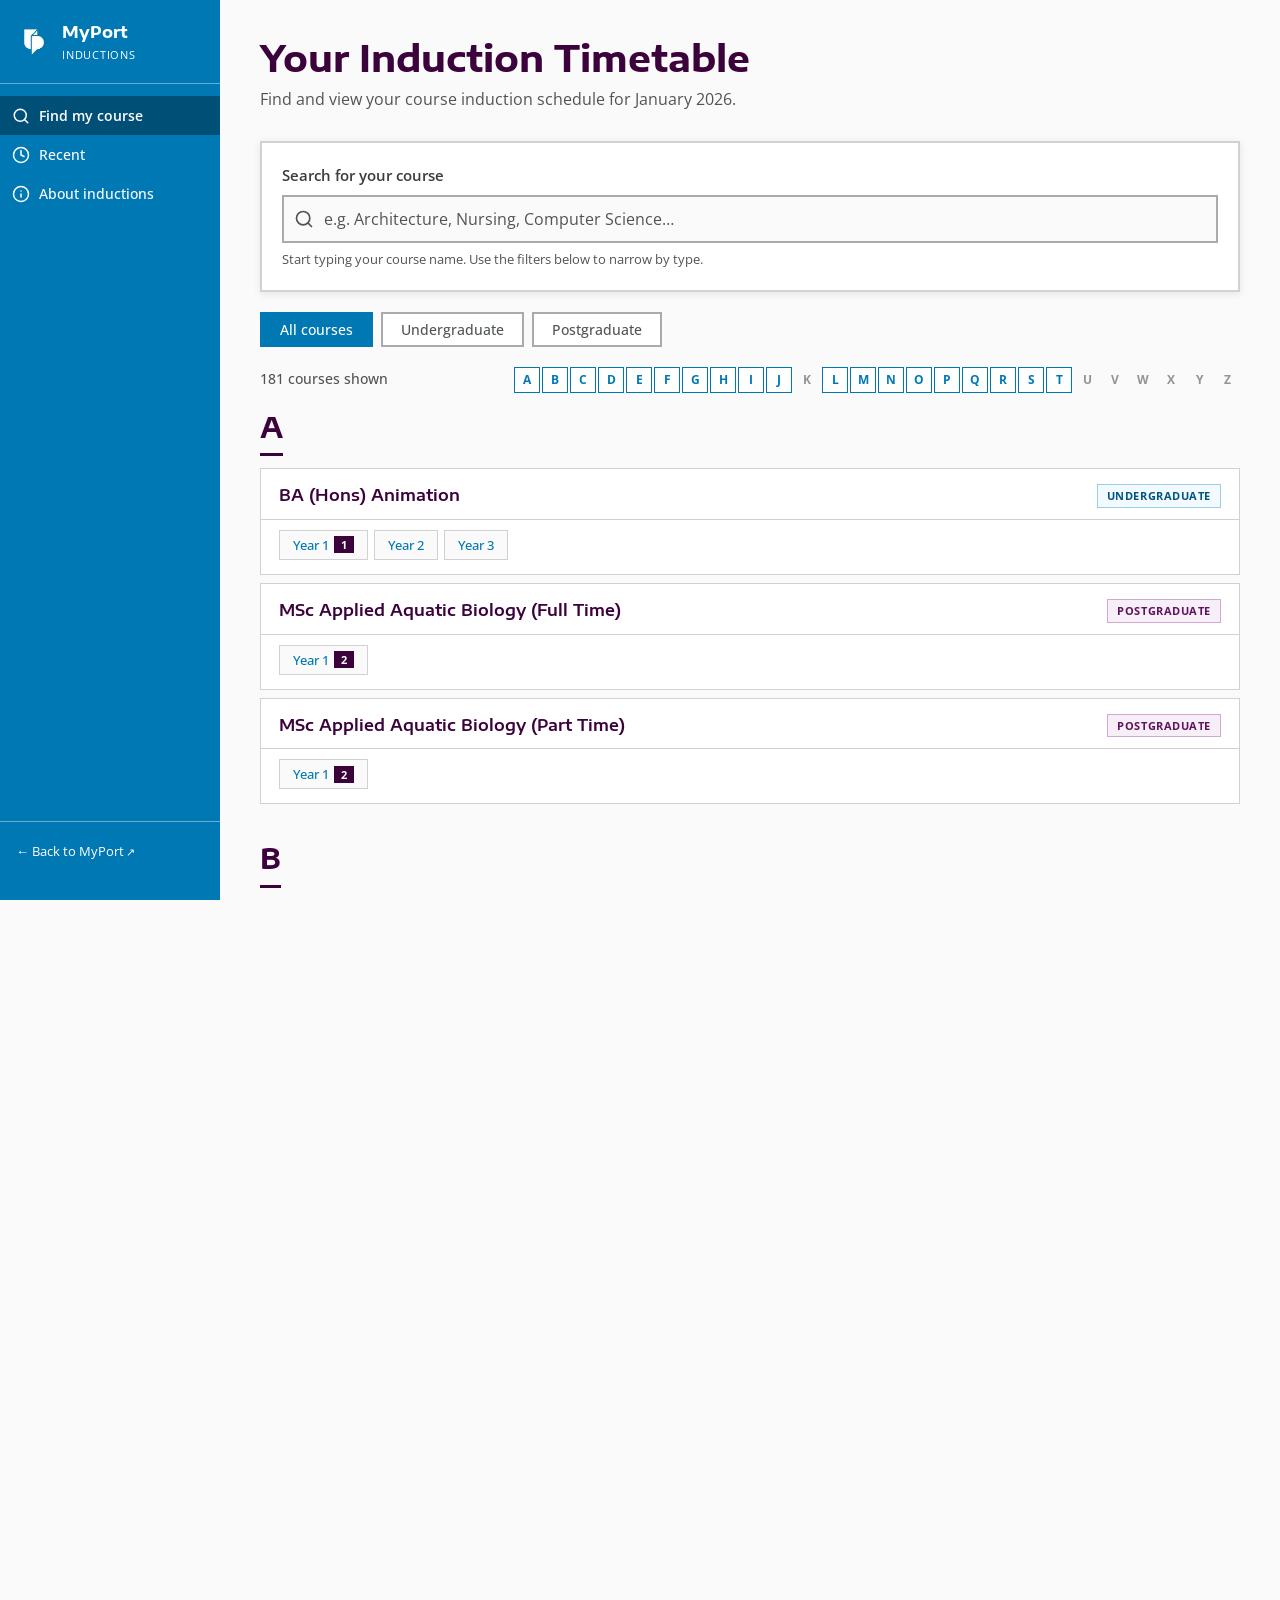
<file: solution3/index.html>
<!DOCTYPE html>
<html lang="en">
<head>
  <meta charset="UTF-8">
  <meta name="viewport" content="width=device-width, initial-scale=1.0">
  <title>Induction Timetable | University of Portsmouth</title>
  <link rel="icon" type="image/png" href="favicon.png">
  <meta name="description" content="Find your course induction timetable. Search by course name, use quick filters, or ask questions about your induction.">
  <meta name="theme-color" content="#0078B4">
  <link rel="preconnect" href="https://fonts.googleapis.com">
  <link rel="preconnect" href="https://fonts.gstatic.com" crossorigin>
  <link href="https://fonts.googleapis.com/css2?family=Open+Sans:wght@400;600;700&family=Encode+Sans+Expanded:wght@500;700&display=swap" rel="stylesheet">
  <link rel="stylesheet" href="styles.css">
</head>
<body>
  <a href="#content" class="skip-link">Skip to main content</a>

  <!-- App shell -->
  <div class="app-shell" id="app">
    <!-- Sidebar nav -->
    <aside class="sidebar" aria-label="Navigation">
      <div class="sidebar-logo">
        <img src="favicon.png" alt="" width="36" height="36" aria-hidden="true">
        <div>
          <div class="sidebar-logo-title">MyPort</div>
          <div class="sidebar-logo-sub">Inductions</div>
        </div>
      </div>

      <nav aria-label="Main navigation">
        <ul class="sidebar-nav">
          <li><button type="button" class="sidebar-btn active" data-panel="search" aria-current="page">
            <svg viewBox="0 0 24 24" width="18" height="18" aria-hidden="true" fill="none" stroke="currentColor" stroke-width="2"><circle cx="11" cy="11" r="8"/><path d="M21 21l-4.35-4.35" stroke-linecap="round"/></svg>
            Find my course
          </button></li>
          <li><button type="button" class="sidebar-btn" data-panel="recent">
            <svg viewBox="0 0 24 24" width="18" height="18" aria-hidden="true" fill="none" stroke="currentColor" stroke-width="2"><circle cx="12" cy="12" r="10"/><path d="M12 6v6l4 2" stroke-linecap="round"/></svg>
            Recent
          </button></li>
          <li><button type="button" class="sidebar-btn" data-panel="about">
            <svg viewBox="0 0 24 24" width="18" height="18" aria-hidden="true" fill="none" stroke="currentColor" stroke-width="2"><circle cx="12" cy="12" r="10"/><path d="M12 16v-4M12 8h.01" stroke-linecap="round"/></svg>
            About inductions
          </button></li>
        </ul>
      </nav>

      <div class="sidebar-footer">
        <a href="https://myport.port.ac.uk" target="_blank" rel="noopener noreferrer" data-external-link>← Back to MyPort<span class="sr-only"> (opens in a new tab)</span><span class="external-link-marker" aria-hidden="true">↗</span></a>
      </div>
    </aside>

    <!-- Main content -->
    <main class="main-panel" id="content">
      <!-- SEARCH PANEL -->
      <div id="panel-search" class="panel active" role="region" aria-label="Search for your course">
        <div class="panel-header">
          <h1>Your Induction Timetable</h1>
          <p class="panel-lead">Find and view your course induction schedule for January 2026.</p>
        </div>

        <div class="search-area" role="search" aria-label="Course search">
          <label for="main-search" class="search-label">Search for your course</label>
          <div class="search-input-group">
            <svg class="search-icon-svg" aria-hidden="true" viewBox="0 0 24 24" width="20" height="20" fill="none" stroke="currentColor" stroke-width="2">
              <circle cx="11" cy="11" r="8"/><path d="M21 21l-4.35-4.35" stroke-linecap="round"/>
            </svg>
            <input type="search" id="main-search" name="search"
              placeholder="e.g. Architecture, Nursing, Computer Science…"
              autocomplete="off"
              aria-describedby="search-description live-count"
              aria-controls="results-region"
            >
            <button type="button" id="btn-clear-search" aria-label="Clear search" hidden>✕</button>
          </div>
          <p id="search-description" class="input-hint">Start typing your course name. Use the filters below to narrow by type.</p>
        </div>

        <!-- Quick-filter chips -->
        <div class="chip-group" role="group" aria-label="Filter by course type">
          <button type="button" class="chip active" data-type="all" aria-pressed="true">All courses</button>
          <button type="button" class="chip" data-type="UG" aria-pressed="false">Undergraduate</button>
          <button type="button" class="chip" data-type="PGT" aria-pressed="false">Postgraduate</button>
        </div>

        <!-- Results -->
        <div class="results-bar">
          <span id="live-count" aria-live="polite" aria-atomic="true"></span>
          <div class="alpha-pills" id="alpha-pills" role="navigation" aria-label="Jump to letter"></div>
        </div>

        <div id="results-region" role="region" aria-label="Course listing" aria-live="off">
          <div id="courses-output"></div>
        </div>
      </div>

      <!-- DETAIL PANEL -->
      <div id="panel-detail" class="panel" hidden role="region" aria-label="Course induction details">
        <div class="detail-top-bar">
          <button type="button" id="btn-back-detail" class="back-button">
            <svg viewBox="0 0 24 24" width="16" height="16" aria-hidden="true" fill="none" stroke="currentColor" stroke-width="2.5" stroke-linecap="round"><path d="M19 12H5M12 5l-7 7 7 7"/></svg>
            All inductions
          </button>
        </div>
        <div id="detail-content"></div>
      </div>

      <!-- RECENT PANEL -->
      <div id="panel-recent" class="panel" hidden role="region" aria-label="Recently viewed courses">
        <div class="panel-header">
          <h1>Recently Viewed</h1>
          <p class="panel-lead">Your recently viewed induction pages.</p>
        </div>
        <div id="recent-content">
          <p class="muted-text">You haven't viewed any courses yet. Use <strong>Find my course</strong> to get started.</p>
        </div>
      </div>

      <!-- ABOUT PANEL -->
      <div id="panel-about" class="panel" hidden role="region" aria-label="About inductions">
        <div class="panel-header">
          <h1>About Inductions</h1>
        </div>
        <div class="prose">
          <h2>What is induction?</h2>
          <p>Induction is your first formal introduction to life at the University of Portsmouth. Sessions are designed to help you settle in, meet your course team and fellow students, and find out everything you need to know to hit the ground running.</p>
          <h2>Do I have to attend?</h2>
          <p>Yes — induction sessions are compulsory. If you are unable to attend any session, please contact your School or Department office as soon as possible.</p>
          <h2>What should I bring?</h2>
          <ul>
            <li>Your student ID card (or proof of enrolment if not yet issued)</li>
            <li>A notepad and pen, or laptop</li>
            <li>Your University login credentials</li>
          </ul>
          <h2>International students</h2>
          <p>In addition to your course induction, you may need to attend international student orientation sessions. Check your email and the <a href="https://myport.port.ac.uk/student-services/international-student-advice" target="_blank" rel="noopener noreferrer" data-external-link>International Students pages<span class="sr-only"> (opens in a new tab)</span><span class="external-link-marker" aria-hidden="true">↗</span></a> for details.</p>
          <h2>Need help?</h2>
          <p>Contact your School office or visit <a href="https://myport.port.ac.uk" target="_blank" rel="noopener noreferrer" data-external-link>MyPort<span class="sr-only"> (opens in a new tab)</span><span class="external-link-marker" aria-hidden="true">↗</span></a> for student support services. For IT queries email <a href="mailto:itsupport@port.ac.uk">itsupport@port.ac.uk</a>.</p>
        </div>
      </div>
    </main>
  </div>

  <script src="data.js"></script>
  <!-- Any link that leaves this site opens in a new tab and says so. -->
  <script src="external-links.js"></script>
  <script src="app.js"></script>
</body>
</html>
</file>
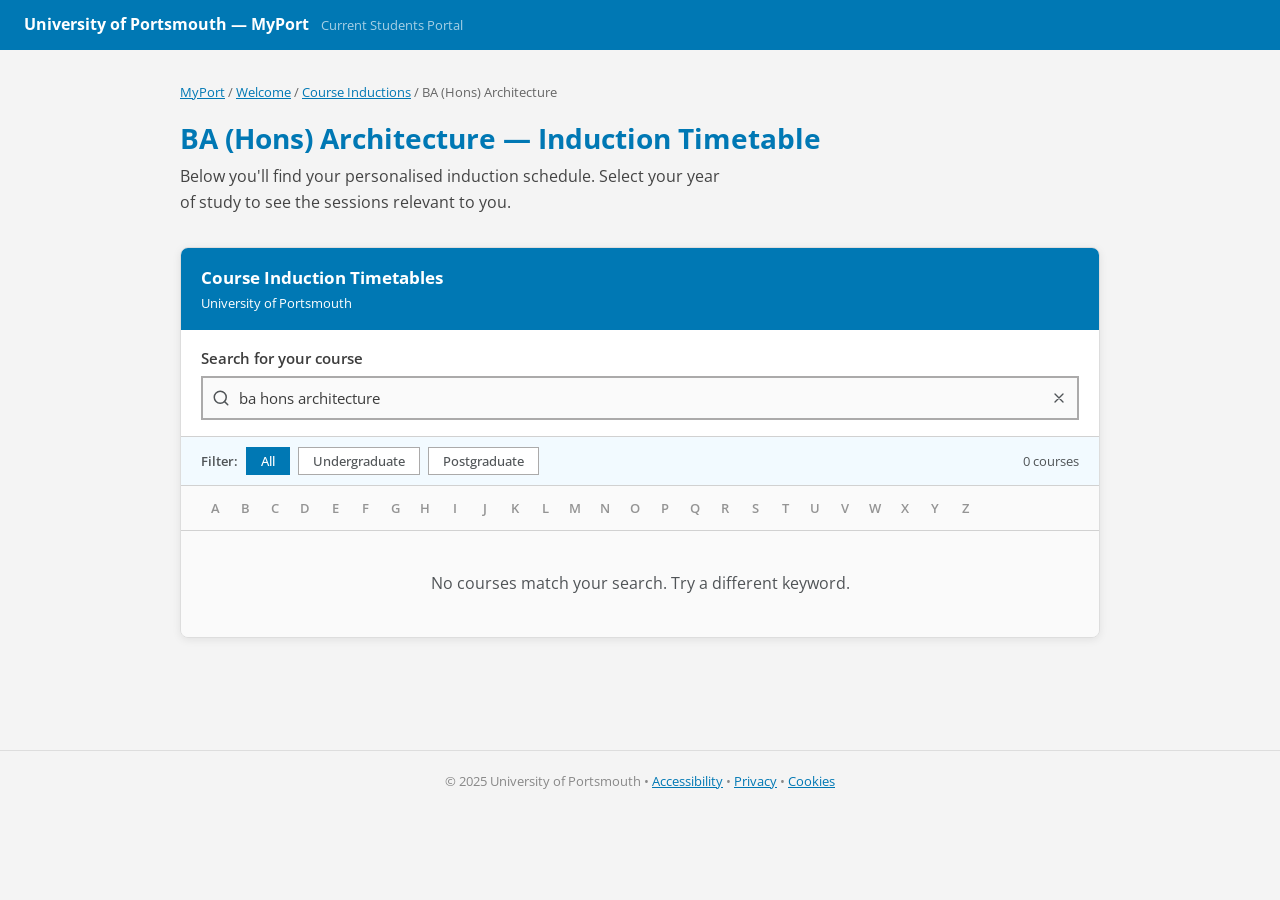
<file: solution2/demo-course-page.html>
<!DOCTYPE html>
<html lang="en">
<head>
  <meta charset="UTF-8">
  <meta name="viewport" content="width=device-width, initial-scale=1.0">
  <title>BA (Hons) Architecture Inductions | MyPort</title>
  <meta name="description" content="Induction timetable for BA (Hons) Architecture students at the University of Portsmouth.">
  <style>
    *, *::before, *::after { box-sizing: border-box; margin: 0; padding: 0; }
    body { font-family: 'Open Sans', -apple-system,'Segoe UI',Helvetica,Arial,sans-serif; font-size:16px; line-height:1.6; color:#1a1a1a; background:#f4f4f4; }
    a { color: #0078B4; }
    a:hover { color: #005EB8; }
    .host-header { background: #0078B4; color: white; padding: 12px 24px; display:flex; align-items:center; gap:12px; }
    .host-header span { font-size:1rem; font-weight:700; }
    .host-header small { color:rgba(255,255,255,0.65); font-size:0.8rem; }
    .host-main { max-width:960px; margin:0 auto; padding:32px 20px; }
    .host-breadcrumb { font-size:0.8125rem; color:#666; margin-bottom:20px; }
    .host-page-title { font-size:1.75rem; font-weight:700; color:#0078B4; margin-bottom:8px; line-height:1.2; }
    .host-intro { font-size:1rem; color:#444; max-width:60ch; margin-bottom:32px; }
    .widget-container { border: 1px solid #ddd; border-radius:8px; overflow:hidden; box-shadow:0 2px 8px rgba(0,0,0,0.08); margin-bottom:40px; }
    .host-footer { border-top:1px solid #ddd; padding:20px; text-align:center; font-size:0.8125rem; color:#888; margin-top:40px; }
    :focus-visible { outline: 3px solid #005EB8; outline-offset: 2px; }
  </style>
  <link href="https://fonts.googleapis.com/css2?family=Open+Sans:wght@400;600;700&family=Encode+Sans+Expanded:wght@500;700&display=swap" rel="stylesheet">
  <link rel="icon" type="image/png" href="favicon.png">
</head>
<body>
  <a href="#main" style="position:absolute;top:-100%;left:0;background:#0078B4;color:#fff;padding:8px 16px;font-weight:600;font-size:0.875rem;text-decoration:none;z-index:9999;" onfocus="this.style.top='0'" onblur="this.style.top='-100%'">Skip to main content</a>

  <header class="host-header" role="banner">
    <span>University of Portsmouth — MyPort</span>
    <small>Current Students Portal</small>
  </header>

  <main id="main" class="host-main">
    <nav class="host-breadcrumb" aria-label="Breadcrumb">
      <a href="#">MyPort</a> / <a href="#">Welcome</a> / <a href="demo-search-page.html">Course Inductions</a> / <span aria-current="page">BA (Hons) Architecture</span>
    </nav>
    <h1 class="host-page-title">BA (Hons) Architecture — Induction Timetable</h1>
    <p class="host-intro">Below you'll find your personalised induction schedule. Select your year of study to see the sessions relevant to you.</p>

    <!-- 
      EMBED POINT: Pre-filtered to Architecture.
      data-uop-induction-course="BA (Hons) Architecture" automatically searches for this course.
    -->
    <div class="widget-container">
      <div data-uop-induction
           data-uop-induction-mode="full"
           data-uop-induction-course="BA (Hons) Architecture">
      </div>
    </div>
  </main>

  <footer class="host-footer" role="contentinfo">
    <p>&copy; 2025 University of Portsmouth &bull; <a href="#">Accessibility</a> &bull; <a href="#">Privacy</a> &bull; <a href="#">Cookies</a></p>
  </footer>

  <script src="data.js"></script>
  <script src="induction-widget.js"></script>
</body>
</html>
</file>
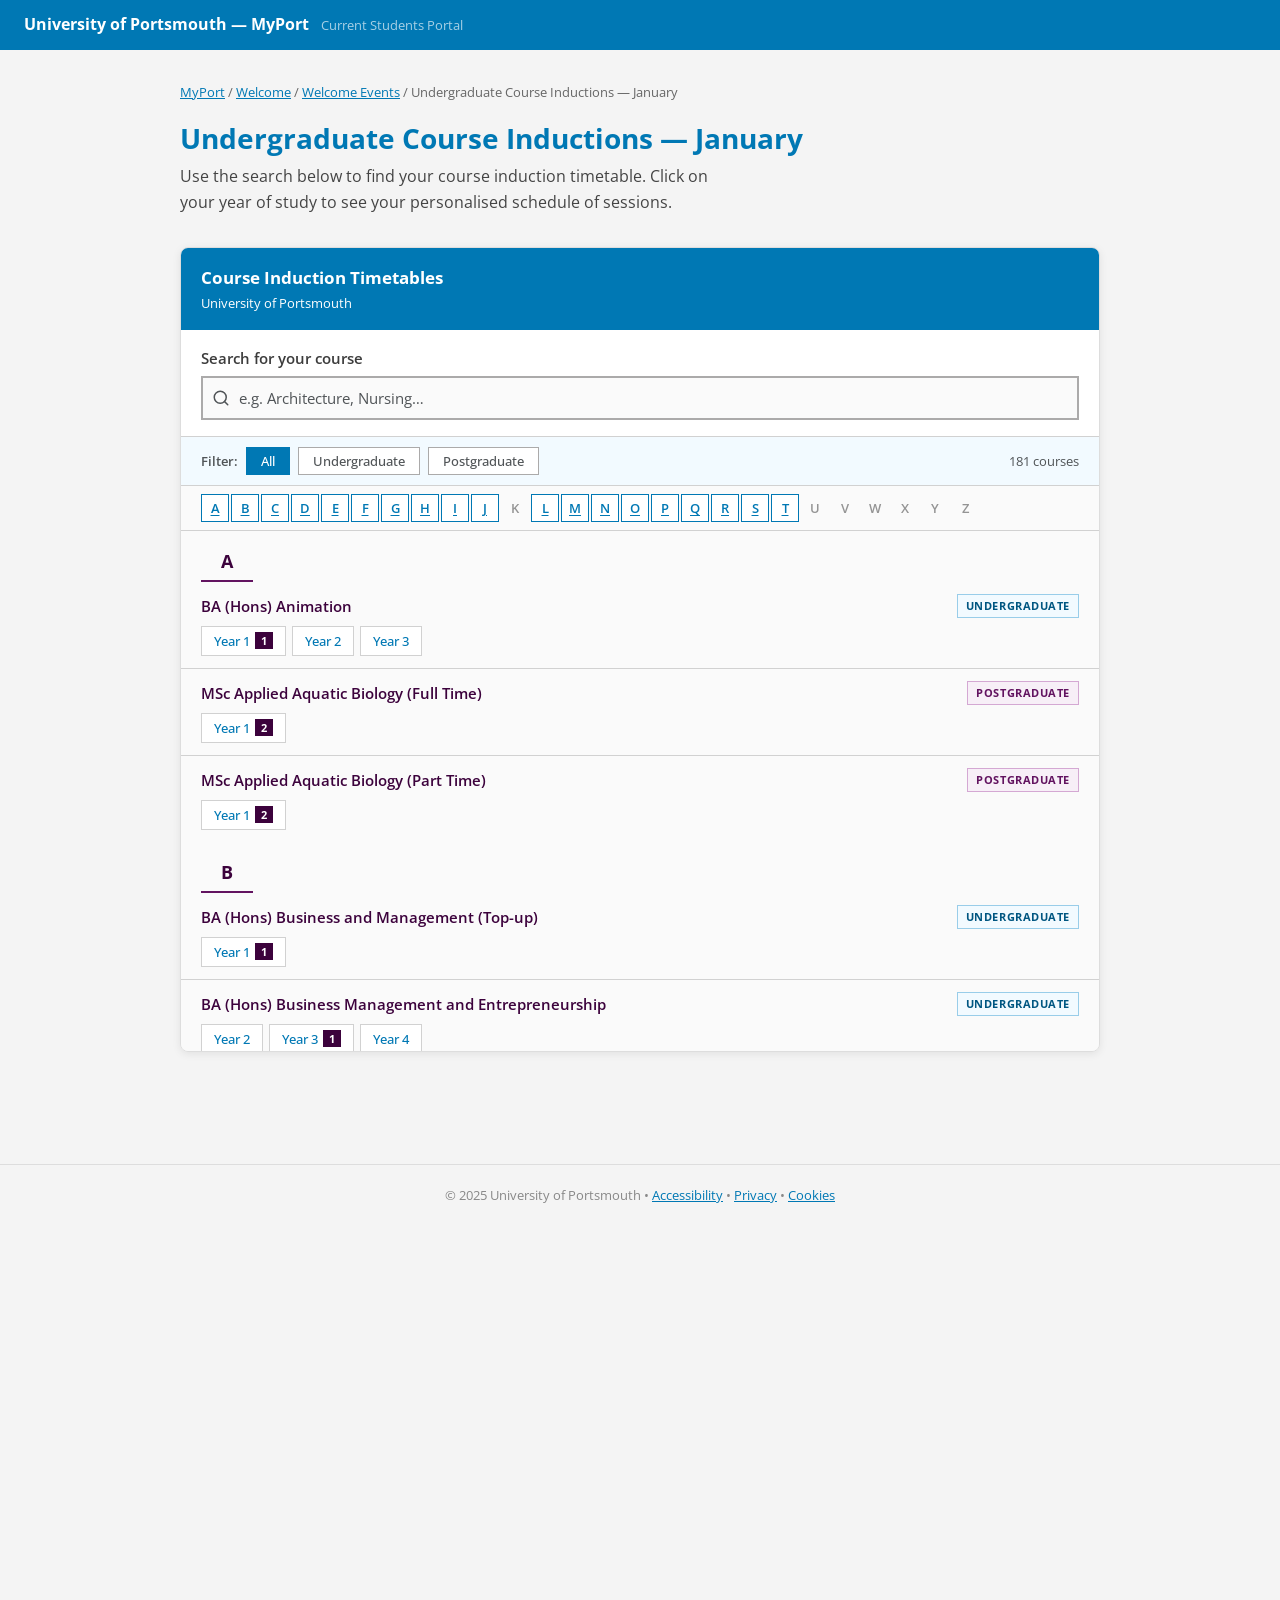
<file: solution2/demo-search-page.html>
<!DOCTYPE html>
<html lang="en">
<head>
  <meta charset="UTF-8">
  <meta name="viewport" content="width=device-width, initial-scale=1.0">
  <title>Undergraduate Course Inductions — January | MyPort</title>
  <meta name="description" content="Find your January induction timetable for your University of Portsmouth course.">
  <style>
    /* Minimal host-page styles — simulating MyPort's existing page */
    *, *::before, *::after { box-sizing: border-box; margin: 0; padding: 0; }
    body { font-family: 'Open Sans', -apple-system,'Segoe UI',Helvetica,Arial,sans-serif; font-size:16px; line-height:1.6; color:#1a1a1a; background:#f4f4f4; }
    a { color: #0078B4; }
    a:hover { color: #005EB8; }
    /* Simulated host page header */
    .host-header { background: #0078B4; color: white; padding: 12px 24px; display:flex; align-items:center; gap:12px; }
    .host-header span { font-size:1rem; font-weight:700; }
    .host-header small { color:rgba(255,255,255,0.65); font-size:0.8rem; }
    .host-main { max-width:960px; margin:0 auto; padding:32px 20px; }
    .host-breadcrumb { font-size:0.8125rem; color:#666; margin-bottom:20px; }
    .host-page-title { font-size:1.75rem; font-weight:700; color:#0078B4; margin-bottom:8px; line-height:1.2; }
    .host-intro { font-size:1rem; color:#444; max-width:60ch; margin-bottom:32px; }
    /* The widget sits here */
    .widget-container { border: 1px solid #ddd; border-radius:8px; overflow:hidden; box-shadow:0 2px 8px rgba(0,0,0,0.08); margin-bottom:40px; }
    .host-footer { border-top:1px solid #ddd; padding:20px; text-align:center; font-size:0.8125rem; color:#888; margin-top:40px; }
    :focus-visible { outline: 3px solid #005EB8; outline-offset: 2px; }
  </style>
  <link href="https://fonts.googleapis.com/css2?family=Open+Sans:wght@400;600;700&family=Encode+Sans+Expanded:wght@500;700&display=swap" rel="stylesheet">
  <link rel="icon" type="image/png" href="favicon.png">
</head>
<body>
  <a href="#main" style="position:absolute;top:-100%;left:0;background:#0078B4;color:#fff;padding:8px 16px;font-weight:600;font-size:0.875rem;text-decoration:none;z-index:9999;" onfocus="this.style.top='0'" onblur="this.style.top='-100%'">Skip to main content</a>

  <header class="host-header" role="banner">
    <span>University of Portsmouth — MyPort</span>
    <small>Current Students Portal</small>
  </header>

  <main id="main" class="host-main">
    <nav class="host-breadcrumb" aria-label="Breadcrumb">
      <a href="#">MyPort</a> / <a href="#">Welcome</a> / <a href="#">Welcome Events</a> / <span aria-current="page">Undergraduate Course Inductions — January</span>
    </nav>
    <h1 class="host-page-title">Undergraduate Course Inductions — January</h1>
    <p class="host-intro">Use the search below to find your course induction timetable. Click on your year of study to see your personalised schedule of sessions.</p>

    <!-- 
      EMBED POINT: This div is all you need on the host page.
      The widget auto-initialises when induction-widget.js is loaded.
    -->
    <div class="widget-container">
      <div data-uop-induction data-uop-induction-mode="full"></div>
    </div>
  </main>

  <footer class="host-footer" role="contentinfo">
    <p>&copy; 2025 University of Portsmouth &bull; <a href="#">Accessibility</a> &bull; <a href="#">Privacy</a> &bull; <a href="#">Cookies</a></p>
  </footer>

  <!-- Include data then widget -->
  <script src="data.js"></script>
  <script src="induction-widget.js"></script>
</body>
</html>
</file>
<file: solution1/styles.css>
/* ============================================================
   University of Portsmouth — Induction Timetables
   MyPort design system (Storybook palette) — WCAG 2.2 AA
   ============================================================ */

/* --- Design tokens --- */
:root {
  --color-navy: #0078B4;
  --color-navy-dark: #004F76;
  --color-navy-medium: #005681;
  --color-gold: #621360;
  --color-gold-light: #00A0FF;
  --color-teal: #005681;
  --color-teal-light: #0078B4;
  --color-white: #ffffff;
  --color-bg: #FAFAFA;
  --color-bg-warm: #F2FAFF;
  --color-surface: #ffffff;
  --color-border: #D1D1D1;
  /* Borders of interactive controls — the search field, filter
     buttons and year tabs. WCAG 2.2 1.4.11 Non-text Contrast wants
     3:1 against the adjacent background for anything needed to
     identify a control, and an empty text field is identified by its
     border alone. #ABAAAA managed only 2.32:1; #8C8C8C reaches
     3.36:1 on white and 3.22:1 on the page background. */
  --color-border-strong: #8C8C8C;
  --color-text: #3C3C3C;
  --color-text-secondary: #505457;
  --color-text-muted: #505457;
  --color-link: #0078B4;
  --color-link-hover: #004F76;
  --color-focus: #0078B4;
  --color-error: #B20145;
  --color-success: #1A6B3A;
  --color-online: #0078B4;
  --color-heading: #3C023C;

  --font-serif: 'Encode Sans Expanded', Helvetica, Arial, sans-serif;
  --font-sans: 'Open Sans', 'Segoe UI', Helvetica, Arial, sans-serif;

  --space-xs: 4px;
  --space-sm: 8px;
  --space-md: 16px;
  --space-lg: 24px;
  --space-xl: 40px;
  --space-2xl: 64px;

  --radius-sm: 0;
  --radius-md: 0;
  --radius-lg: 0;

  --shadow-card: 0 2px 8px rgba(0,0,0,0.08), 0 1px 3px rgba(0,0,0,0.06);
  --shadow-card-hover: 0 6px 20px rgba(0,0,0,0.12), 0 2px 6px rgba(0,0,0,0.08);
  --shadow-header: 0 2px 12px rgba(0,0,0,0.15);

  --transition: 0.2s ease;
  --max-width: 1140px;
}

/* --- Reset & base --- */
*, *::before, *::after { box-sizing: border-box; margin: 0; padding: 0; }

html {
  font-size: 16px;
  scroll-behavior: smooth;
}

@media (prefers-reduced-motion: reduce) {
  *, *::before, *::after {
    animation-duration: 0.01ms !important;
    animation-iteration-count: 1 !important;
    transition-duration: 0.01ms !important;
    scroll-behavior: auto !important;
  }
}

body {
  font-family: var(--font-sans);
  font-size: 1rem;
  line-height: 1.6;
  color: var(--color-text);
  background: var(--color-bg);
}

/* --- Accessibility --- */
.sr-only {
  position: absolute;
  width: 1px;
  height: 1px;
  padding: 0;
  margin: -1px;
  overflow: hidden;
  clip: rect(0,0,0,0);
  white-space: nowrap;
  border: 0;
}

/* Focus styles — WCAG 2.2 AA */
:focus-visible {
  outline: 3px solid var(--color-focus);
  outline-offset: 2px;
  border-radius: 0;
}
a:focus-visible,
button:focus-visible,
input:focus-visible,
[tabindex]:focus-visible {
  outline: 3px solid var(--color-focus);
  outline-offset: 3px;
}

/* --- Links --- */
a {
  color: var(--color-link);
  text-decoration: underline;
  text-underline-offset: 2px;
  transition: color var(--transition);
}
a:hover { color: var(--color-link-hover); }

/* --- Typography --- */
h1, h2, h3, h4 {
  font-family: var(--font-serif);
  font-weight: 600;
  line-height: 1.2;
  color: var(--color-heading);
}
h1 { font-size: clamp(1.75rem, 4vw, 2.5rem); }
h2 { font-size: clamp(1.25rem, 3vw, 1.75rem); }
h3 { font-size: 1.125rem; }

/* --- Listing container --- */
.listing-container {
  max-width: var(--max-width);
  margin: 0 auto;
  padding: var(--space-xl) var(--space-lg);
}

/* --- Search panel --- */
.search-panel {
  background: var(--color-surface);
  border: 2px solid var(--color-border);
  border-radius: 0;
  padding: var(--space-lg);
  margin-bottom: var(--space-xl);
  box-shadow: var(--shadow-card);
}
.search-label {
  display: block;
  font-family: var(--font-sans);
  font-weight: 600;
  font-size: 1rem;
  color: var(--color-text);
  margin-bottom: var(--space-sm);
}
.search-input-wrap {
  position: relative;
  display: flex;
  align-items: center;
}
.search-icon {
  position: absolute;
  left: 14px;
  color: var(--color-text-muted);
  pointer-events: none;
}
#course-search {
  width: 100%;
  font-family: var(--font-sans);
  font-size: 1rem;
  padding: 12px 44px;
  border: 2px solid var(--color-border-strong);
  border-radius: 0;
  background: var(--color-bg);
  color: var(--color-text);
  transition: border-color var(--transition), box-shadow var(--transition);
  -webkit-appearance: none;
  appearance: none;
}
#course-search::placeholder { color: var(--color-text-muted); }
#course-search:focus {
  outline: none;
  border-color: var(--color-focus);
  box-shadow: 0 0 0 3px rgba(0,94,184,0.2);
}
/* Remove browser default search styling */
#course-search::-webkit-search-cancel-button { -webkit-appearance: none; }

.clear-btn {
  position: absolute;
  right: 12px;
  background: none;
  border: none;
  cursor: pointer;
  color: var(--color-text-muted);
  padding: 4px;
  display: flex;
  align-items: center;
  border-radius: 0;
  transition: color var(--transition);
}
.clear-btn:hover { color: var(--color-text); }

.search-hint {
  margin-top: var(--space-sm);
  font-size: 0.875rem;
  color: var(--color-text-muted);
}

/* --- Filter bar --- */
.filter-bar {
  display: flex;
  align-items: center;
  justify-content: space-between;
  flex-wrap: wrap;
  gap: var(--space-md);
  margin-bottom: var(--space-lg);
}
.filter-group {
  display: flex;
  align-items: center;
  gap: var(--space-sm);
  flex-wrap: wrap;
}
.filter-label {
  font-size: 0.875rem;
  font-weight: 600;
  color: var(--color-text-secondary);
}
.filter-btn {
  background: var(--color-surface);
  border: 2px solid var(--color-border-strong);
  border-radius: 0;
  padding: 6px 16px;
  font-family: var(--font-sans);
  font-size: 0.875rem;
  font-weight: 500;
  color: var(--color-text-secondary);
  cursor: pointer;
  transition: all var(--transition);
  white-space: nowrap;
}
.filter-btn:hover {
  border-color: var(--color-navy);
  color: var(--color-navy);
}
.filter-btn.active, .filter-btn[aria-pressed="true"] {
  background: var(--color-navy);
  border-color: var(--color-navy);
  color: var(--color-white);
}
.results-count {
  font-size: 0.875rem;
  color: var(--color-text-muted);
  font-weight: 500;
}

/* --- Alpha index --- */
.alpha-index {
  display: flex;
  flex-wrap: wrap;
  gap: 4px;
  margin-bottom: var(--space-lg);
  padding: var(--space-sm) 0;
  border-top: 1px solid var(--color-border);
  border-bottom: 1px solid var(--color-border);
}
.alpha-link {
  display: inline-flex;
  align-items: center;
  justify-content: center;
  width: 32px;
  height: 32px;
  font-family: var(--font-sans);
  font-size: 0.875rem;
  font-weight: 600;
  text-decoration: none;
  border-radius: 0;
  transition: all var(--transition);
}
/* Clickable letters: clear button affordance (blue border + blue text) */
.alpha-link.has-courses {
  color: var(--color-navy);
  background: var(--color-white);
  border: 1.5px solid var(--color-navy);
  cursor: pointer;
}
.alpha-link.has-courses:hover,
.alpha-link.has-courses:focus-visible {
  background: var(--color-navy);
  color: var(--color-white);
}
/* Unavailable letters: no border, dimmed, not clickable */
.alpha-link.disabled {
  color: #949494;
  background: transparent;
  border: 1.5px solid transparent;
  cursor: default;
  pointer-events: none;
}

/* --- Letter section --- */
.letter-section { margin-bottom: var(--space-xl); }
.letter-heading {
  font-family: var(--font-serif);
  font-size: 2rem;
  color: var(--color-navy);
  border-bottom: 3px solid var(--color-gold);
  padding-bottom: var(--space-sm);
  margin-bottom: var(--space-md);
  display: inline-block;
}

/* --- Course cards --- */
.course-card {
  background: var(--color-surface);
  border: 1px solid var(--color-border);
  border-radius: 0;
  margin-bottom: var(--space-md);
  overflow: hidden;
  transition: box-shadow var(--transition), transform var(--transition);
  list-style: none;
}
.course-card:hover {
  box-shadow: var(--shadow-card-hover);
}
.course-card-header {
  display: flex;
  align-items: center;
  justify-content: space-between;
  padding: var(--space-md) var(--space-lg);
  gap: var(--space-md);
}
.course-name {
  font-family: var(--font-serif);
  font-size: 1.0625rem;
  font-weight: 600;
  color: var(--color-heading);
  flex: 1;
  min-width: 0;
}
/* Course code shown beside the name only where two courses share a name
   (WD-1076). #505457 on the card background clears WCAG 2.2 AA at this size. */
.course-code-qualifier {
  font-family: var(--font-sans);
  font-size: 0.8125rem;
  font-weight: 400;
  color: var(--color-text-secondary);
  white-space: nowrap;
}
.course-type-badge {
  font-family: var(--font-sans);
  font-size: 0.75rem;
  font-weight: 600;
  letter-spacing: 0.05em;
  text-transform: uppercase;
  padding: 3px 10px;
  border-radius: 0;
  flex-shrink: 0;
}
.badge-UG {
  background: #F2FAFF;
  color: #005681;
  border: 1px solid #99CDE9;
}
.badge-PGT {
  background: #F7EFF7;
  color: #621360;
  border: 1px solid #D4A8D3;
}
.badge-Other {
  background: #F7F7F7;
  color: #3C3C3C;
  border: 1px solid #D1D1D1;
}
.year-links {
  display: flex;
  flex-wrap: wrap;
  gap: var(--space-sm);
  padding: var(--space-sm) var(--space-lg) var(--space-md);
  border-top: 1px solid var(--color-border);
  background: var(--color-bg);
}
.year-link {
  display: inline-flex;
  align-items: center;
  gap: 6px;
  font-family: var(--font-sans);
  font-size: 0.875rem;
  font-weight: 500;
  color: var(--color-link);
  text-decoration: none;
  padding: 6px 14px;
  background: var(--color-surface);
  /* Same control-border token as .filter-btn and .year-tab — this is a
     button, and its outline is what identifies it as one (1.4.11). */
  border: 2px solid var(--color-border-strong);
  border-radius: 0;
  transition: all var(--transition);
  cursor: pointer;
}
.year-link:hover {
  background: var(--color-navy);
  border-color: var(--color-navy);
  color: var(--color-white);
}
.year-link .event-count {
  background: var(--color-heading);
  color: var(--color-white);
  font-size: 0.75rem;
  font-weight: 700;
  padding: 1px 7px;
  border-radius: 0;
}
.year-link:hover .event-count {
  background: var(--color-white);
  color: var(--color-heading);
}
.no-events-badge {
  font-size: 0.8125rem;
  color: var(--color-text-muted);
  font-style: italic;
}

/* --- No results --- */
.no-results {
  text-align: center;
  padding: var(--space-2xl) var(--space-lg);
  color: var(--color-text-secondary);
}
.no-results-icon {
  font-size: 3rem;
  margin-bottom: var(--space-md);
  display: block;
  aria-hidden: true;
}
.no-results h2 {
  font-size: 1.25rem;
  margin-bottom: var(--space-sm);
  color: var(--color-text);
}

/* --- Loading state --- */
.loading-state {
  display: flex;
  flex-direction: column;
  align-items: center;
  padding: var(--space-2xl);
  color: var(--color-text-muted);
  gap: var(--space-md);
}
.spinner {
  width: 40px;
  height: 40px;
  border: 3px solid var(--color-border);
  border-top-color: var(--color-navy);
  border-radius: 0;
  animation: spin 0.8s linear infinite;
}
@keyframes spin { to { transform: rotate(360deg); } }

/* ============================================================
   DETAIL VIEW
   ============================================================ */
.view-detail { display: block; }

.detail-header {
  background: var(--color-navy);
  padding: var(--space-md) 0;
}
.detail-header-inner {
  max-width: var(--max-width);
  margin: 0 auto;
  padding: 0 var(--space-lg);
  display: flex;
  align-items: center;
  justify-content: space-between;
  gap: var(--space-lg);
  flex-wrap: wrap;
}
.back-btn {
  display: inline-flex;
  align-items: center;
  gap: var(--space-sm);
  background: var(--color-navy-dark);
  border: 2px solid var(--color-white);
  border-radius: 0;
  color: var(--color-white);
  font-family: var(--font-sans);
  font-size: 0.875rem;
  font-weight: 500;
  padding: 8px 16px;
  cursor: pointer;
  transition: all var(--transition);
  text-decoration: none;
}
.back-btn:hover {
  background: var(--color-white);
  border-color: var(--color-white);
  color: var(--color-navy-dark);
}
.detail-breadcrumb {
  font-size: 0.8125rem;
  color: var(--color-white);
}

/* Detail content grid */
.detail-content {
  max-width: var(--max-width);
  margin: 0 auto;
  padding: var(--space-xl) var(--space-lg);
  display: grid;
  grid-template-columns: 1fr 280px;
  gap: var(--space-xl);
  align-items: start;
}
@media (max-width: 860px) {
  .detail-content {
    grid-template-columns: 1fr;
  }
  /* The narrow-screen sidebar reset lives with the .detail-sidebar rule
     further down this file, not here. Both rules have the same
     specificity, so whichever comes last wins — putting the override
     above the base rule left position:sticky in force at every width,
     which is the bug this was meant to fix. */
}

.detail-main h1 {
  margin-bottom: var(--space-md);
  padding-bottom: var(--space-md);
  border-bottom: 3px solid var(--color-gold);
}

/* Year tabs */
.year-tabs {
  display: flex;
  gap: var(--space-sm);
  flex-wrap: wrap;
  margin-bottom: var(--space-xl);
}
.year-tab {
  background: var(--color-surface);
  border: 2px solid var(--color-border-strong);
  border-bottom: none;
  border-radius: 0;
  padding: 10px 24px;
  font-family: var(--font-sans);
  font-size: 0.9375rem;
  font-weight: 500;
  color: var(--color-text-secondary);
  cursor: pointer;
  transition: all var(--transition);
}
.year-tab:hover { color: var(--color-navy); border-color: var(--color-navy); }
.year-tab.active, .year-tab[aria-selected="true"] {
  background: var(--color-navy);
  border-color: var(--color-navy);
  color: var(--color-white);
}

/* Welcome/accounts blocks */
.welcome-block,
.accounts-block {
  background: var(--color-surface);
  border-left: 4px solid var(--color-teal);
  border-radius: 0 var(--radius-md) var(--radius-md) 0;
  padding: var(--space-lg);
  margin-bottom: var(--space-lg);
}
.welcome-block h2,
.accounts-block h2 {
  font-size: 1.125rem;
  margin-bottom: var(--space-sm);
  color: var(--color-teal);
}
.welcome-block p,
.accounts-block p { font-size: 0.9375rem; color: var(--color-text-secondary); }

/* Timetable */
#timetable-section {
  margin-bottom: var(--space-xl);
}
#timetable-section h2 {
  margin-bottom: var(--space-lg);
}

.timetable-day-group {
  margin-bottom: var(--space-xl);
}
.timetable-day-heading {
  font-family: var(--font-serif);
  font-size: 1.125rem;
  color: var(--color-white);
  background: var(--color-heading);
  padding: var(--space-sm) var(--space-md);
  border-radius: 0;
  margin-bottom: 0;
}
.timetable-day-group .timetable-table { margin-top: 0; border: 1px solid var(--color-border); border-top: 0; }

.timetable-table {
  width: 100%;
  border-collapse: collapse;
  font-size: 0.9375rem;
}
.timetable-table thead th {
  font-family: var(--font-sans);
  font-weight: 600;
  font-size: 0.8125rem;
  text-transform: uppercase;
  letter-spacing: 0.05em;
  color: var(--color-text-secondary);
  padding: var(--space-sm) var(--space-md);
  border-bottom: 2px solid var(--color-border);
  text-align: left;
  background: var(--color-surface);
}
.timetable-table tbody tr {
  border-bottom: 1px solid var(--color-border);
  transition: background var(--transition);
}
.timetable-table tbody tr:hover { background: var(--color-bg); }
.timetable-table tbody td {
  padding: var(--space-md);
  vertical-align: top;
}
.timetable-table tbody tr:last-child { border-bottom: none; }

.event-time {
  font-weight: 600;
  white-space: nowrap;
  color: var(--color-navy);
  font-variant-numeric: tabular-nums;
}
.event-title {
  font-weight: 600;
  color: var(--color-text);
  margin-bottom: 4px;
}
.event-description {
  font-size: 0.875rem;
  color: var(--color-text-secondary);
  line-height: 1.5;
}
.event-location {
  font-size: 0.875rem;
  color: var(--color-text-secondary);
}
.event-location-icon { margin-right: 4px; }
.online-badge {
  display: inline-flex;
  align-items: center;
  gap: 4px;
  background: #F2FAFF;
  color: var(--color-online);
  border: 1px solid #99CDE9;
  font-size: 0.75rem;
  font-weight: 600;
  padding: 2px 8px;
  border-radius: 0;
  text-transform: uppercase;
  letter-spacing: 0.04em;
}
.event-ids {
  font-size: 0.75rem;
  color: var(--color-text-muted);
  font-family: 'Courier New', monospace;
  margin-top: 4px;
}

/* No timetable */
.no-timetable {
  background: var(--color-bg-warm);
  border: 2px dashed var(--color-border);
  border-radius: 0;
  padding: var(--space-xl);
  text-align: center;
  color: var(--color-text-muted);
}

/* Info sections */
.queries-block,
.international-block,
.further-info-block {
  margin-bottom: var(--space-xl);
  padding: var(--space-lg);
  background: var(--color-surface);
  border-radius: 0;
  border: 1px solid var(--color-border);
}
.queries-block h2,
.international-block h2,
.further-info-block h2 {
  font-size: 1.125rem;
  margin-bottom: var(--space-sm);
  color: var(--color-navy);
}
.queries-block p + p,
.international-block p + p { margin-top: var(--space-sm); }
.further-info-block ul {
  padding-left: var(--space-lg);
  margin-top: var(--space-sm);
}
.further-info-block li + li { margin-top: 6px; }

/* Sidebar */
.detail-sidebar {
  position: sticky;
  top: var(--space-lg);
}

/* Narrow screens: two things have to stop happening once the detail
   grid collapses to a single column.

   1. position:sticky is only meaningful beside the content. In one
      column the sidebar became a short sticky block inside a tall
      container, so "Need help?" and "Module information" pinned
      themselves to the top of the viewport and scrolled over the
      timetable.
   2. order:-1 put those two cards above the main content visually while
      leaving them after it in the DOM, so the reading order and the tab
      order disagreed with what was on screen (WCAG 2.2 1.3.2 Meaningful
      Sequence / 2.4.3 Focus Order). They now follow the timetable,
      which is what a student came for anyway.

   This block must stay AFTER the rule above to win the cascade. */
@media (max-width: 860px) {
  .detail-sidebar {
    position: static;
    top: auto;
    order: 0;
  }
}
.sidebar-card {
  background: var(--color-surface);
  border: 1px solid var(--color-border);
  border-radius: 0;
  padding: var(--space-lg);
  margin-bottom: var(--space-md);
  box-shadow: var(--shadow-card);
}
.sidebar-card h3 {
  font-size: 1rem;
  margin-bottom: var(--space-md);
  padding-bottom: var(--space-sm);
  border-bottom: 2px solid var(--color-gold);
  color: var(--color-navy);
}
.sidebar-links {
  list-style: none;
  display: flex;
  flex-direction: column;
  gap: 8px;
}
.sidebar-links li a {
  font-size: 0.875rem;
  display: flex;
  align-items: center;
  gap: 6px;
}
.sidebar-links li a::before {
  content: '→';
  color: var(--color-gold);
  flex-shrink: 0;
}
#sidebar-dl { font-size: 0.875rem; }
#sidebar-dl dt {
  font-weight: 600;
  color: var(--color-text-secondary);
  font-size: 0.8125rem;
  text-transform: uppercase;
  letter-spacing: 0.04em;
  margin-top: var(--space-sm);
}
#sidebar-dl dd { color: var(--color-text); margin-top: 2px; }

/* --- Responsive --- */
@media (max-width: 600px) {
  .listing-container { padding: var(--space-lg) var(--space-md); }
  .search-panel { padding: var(--space-md); }
  .course-card-header { flex-direction: column; align-items: flex-start; }
  .filter-bar { flex-direction: column; align-items: flex-start; }
  .detail-content { padding: var(--space-lg) var(--space-md); }
  .detail-header-inner { padding: 0 var(--space-md); }
  .timetable-table { font-size: 0.875rem; }
  .timetable-table thead th,
  .timetable-table tbody td { padding: var(--space-sm) var(--space-md); }
}

/* Timetable scroll region
   ------------------------------------------------------------
   A four-column timetable does not fit a phone, and the columns
   used to be removed with display:none — room below 600px and
   finish time below 480px — so a student on a phone could not see
   where their session was. All four columns are kept and the table
   scrolls sideways instead, which WCAG 2.2 1.4.10 Reflow allows
   for data tables. The region is focusable so it can be scrolled
   from the keyboard as well as by touch. */
.timetable-scroll {
  overflow-x: auto;
  -webkit-overflow-scrolling: touch;
  overscroll-behavior-x: contain;
}
.timetable-scroll .timetable-table {
  min-width: 30rem;
}
.timetable-scroll:focus-visible {
  outline: 3px solid var(--color-focus);
  outline-offset: 2px;
}

/* Marker on links that leave this site. Decorative — the wording
   that carries the meaning is the visually hidden "(opens in a new
   tab)" next to it. */
.external-link-marker {
  display: inline-block;
  margin-left: 0.15em;
  font-size: 0.85em;
  line-height: 1;
}

/* Hidden utility */
[hidden] { display: none !important; }

.meta-note { font-size: 0.75rem; color: var(--textm); margin-top: 8px; }

/* Multi-room bookings: one room + building pair per line */
.location-list {
  list-style: none;
  margin: 0;
  padding: 0;
  display: inline-block;
  vertical-align: top;
}
.location-list li { display: block; }
.location-list li + li { margin-top: 2px; }

/* Meeting links lifted out of the event details — each on its own line */
.event-links { margin-top: 6px; }

.event-join-link {
  display: block;
  color: var(--color-link);
  font-weight: 600;
  text-decoration: underline;
  text-underline-offset: 2px;
  margin-top: 4px;
  overflow-wrap: anywhere;
}
.event-join-link:hover { color: var(--color-link-hover); }

/* TECH-614 — shown where the join button would have been, when the export
   clipped the Teams or Zoom address short. Deliberately not a link and not
   styled like one: there is nothing here to click, and a disabled-looking
   button would only invite the student to keep trying it. */
.event-link-notice {
  display: flex;
  align-items: flex-start;
  gap: 6px;
  margin: 4px 0 0;
  font-size: 0.875rem;
  font-weight: 600;
  line-height: 1.5;
  color: var(--color-navy-dark);
}
.event-link-notice-icon {
  flex: none;
  margin-top: 3px;
}
</file>
<file: solution3/styles.css>
/* ============================================================
   UoP Induction Timetable — Solution 3: Progressive Web App
   Design: MyPort design system. Open Sans + Encode Sans Expanded.
   WCAG 2.2 AA compliant.
   ============================================================ */

:root {
  --navy: #0078B4;
  --navy-d: #004F76;
  --navy-m: #005681;
  --gold: #621360;
  --gold-l: #00A0FF;
  --teal: #005681;
  --white: #ffffff;
  --bg: #FAFAFA;
  --bg-warm: #F2FAFF;
  --surface: #ffffff;
  --border: #D1D1D1;
  --border-s: #ABAAAA;
  --text: #3C3C3C;
  --text2: #505457;
  --textm: #505457;
  --link: #0078B4;
  --link-h: #004F76;
  --focus: #0078B4;
  --online: #0078B4;
  --heading: #3C023C;

  --sidebar-w: 220px;
  --header-h: 64px;

  --font-serif: 'Encode Sans Expanded', Helvetica, Arial, sans-serif;
  --font-sans: 'Open Sans', Helvetica, Arial, sans-serif;

  --r-sm: 0;
  --r-md: 0;
  --r-lg: 0;
  --shadow: 0 2px 8px rgba(0,0,0,0.09);
  --shadow-h: 0 4px 18px rgba(0,0,0,0.14);
}

/* ── Reset ── */
*, *::before, *::after { box-sizing: border-box; margin: 0; padding: 0; }
html { font-size: 16px; scroll-behavior: smooth; }
@media (prefers-reduced-motion: reduce) {
  *, *::before, *::after { animation: none !important; transition-duration: 0.01ms !important; scroll-behavior: auto !important; }
}
body { font-family: var(--font-sans); font-size: 1rem; line-height: 1.6; color: var(--text); background: var(--bg); min-height: 100vh; }

/* ── Accessibility ── */
.skip-link {
  position: absolute; top: -100%; left: 0;
  background: var(--navy); color: var(--white);
  padding: 8px 16px; font-weight: 600; font-size: 0.875rem;
  text-decoration: none; z-index: 9999; border-radius: 0 0 4px 0;
}
.skip-link:focus { top: 0; }
*:focus-visible {
  outline: 3px solid var(--focus); outline-offset: 2px; border-radius: var(--r-sm);
}
a { color: var(--link); text-underline-offset: 2px; }
a:hover { color: var(--link-h); }
[hidden] { display: none !important; }
h1, h2, h3, h4 { font-family: var(--font-serif); font-weight: 700; line-height: 1.2; color: var(--heading); }
h1 { font-size: clamp(1.5rem, 3.5vw, 2.25rem); }
h2 { font-size: clamp(1.125rem, 2.5vw, 1.5rem); }
h3 { font-size: 1.0625rem; }

/* ── App shell ── */
.app-shell {
  display: grid;
  grid-template-columns: var(--sidebar-w) 1fr;
  min-height: 100vh;
}

/* ── Sidebar ── */
.sidebar {
  background: var(--navy);
  display: flex;
  flex-direction: column;
  padding: 20px 0;
  position: sticky;
  top: 0;
  height: 100vh;
  overflow-y: auto;
}
.sidebar-logo {
  display: flex;
  align-items: center;
  gap: 10px;
  padding: 0 16px 20px;
  border-bottom: 1px solid rgba(255,255,255,0.4);
  margin-bottom: 12px;
}
.sidebar-logo-title {
  font-family: var(--font-serif);
  font-size: 1rem;
  font-weight: 700;
  color: var(--white);
}
.sidebar-logo-sub {
  font-family: var(--font-sans);
  font-size: 0.6875rem;
  color: var(--white);
  text-transform: uppercase;
  letter-spacing: 0.07em;
}
.sidebar-nav ul { list-style: none; padding: 0 8px; display: flex; flex-direction: column; gap: 2px; }
.sidebar-btn {
  width: 100%;
  display: flex;
  align-items: center;
  gap: 9px;
  background: none;
  border: none;
  border-radius: var(--r-md);
  color: var(--white);
  font-family: var(--font-sans);
  font-size: 0.875rem;
  font-weight: 500;
  padding: 10px 12px;
  cursor: pointer;
  transition: all 0.15s;
  text-align: left;
}
.sidebar-btn:hover { background: var(--navy-d); color: var(--white); }
.sidebar-btn.active { background: var(--navy-d); color: var(--white); font-weight: 600; }
.sidebar-footer {
  margin-top: auto;
  padding: 16px;
  border-top: 1px solid rgba(255,255,255,0.4);
}
.sidebar-footer a {
  font-size: 0.8125rem;
  color: var(--white);
  text-decoration: none;
}
.sidebar-footer a:hover { color: var(--white); text-decoration: underline; }

/* ── Main panel ── */
.main-panel {
  overflow-y: auto;
  height: 100vh;
  padding: 36px 40px;
}
@media (max-width: 900px) {
  .app-shell { grid-template-columns: 1fr; }
  .sidebar {
    position: static; height: auto;
    flex-direction: row; flex-wrap: wrap; padding: 10px;
    gap: 8px;
  }
  .sidebar-logo { padding-bottom: 0; border-bottom: none; margin-bottom: 0; }
  .sidebar-nav ul { flex-direction: row; padding: 0; }
  .sidebar-footer { display: none; }
  .main-panel { height: auto; padding: 20px 16px; }
}

/* ── Panels ── */
.panel { display: none; }
.panel.active { display: block; }

.panel-header { margin-bottom: 28px; }
.panel-header h1 { margin-bottom: 8px; }
.panel-lead { font-size: 1rem; color: var(--text2); max-width: 60ch; }

/* ── Search area ── */
.search-area {
  background: var(--surface);
  border: 2px solid var(--border);
  border-radius: var(--r-lg);
  padding: 20px;
  margin-bottom: 20px;
  box-shadow: var(--shadow);
}
.search-label {
  display: block;
  font-weight: 600;
  font-size: 0.9375rem;
  margin-bottom: 8px;
  color: var(--text);
}
.search-input-group {
  position: relative;
  display: flex;
  align-items: center;
}
.search-icon-svg {
  position: absolute;
  left: 12px;
  color: var(--textm);
  pointer-events: none;
}
#main-search {
  width: 100%;
  font-family: var(--font-sans);
  font-size: 1rem;
  padding: 11px 40px;
  border: 2px solid var(--border-s);
  border-radius: var(--r-md);
  background: var(--bg);
  color: var(--text);
  transition: border-color 0.15s, box-shadow 0.15s;
  -webkit-appearance: none;
  appearance: none;
}
#main-search::-webkit-search-cancel-button { -webkit-appearance: none; }
#main-search::placeholder { color: var(--textm); }
#main-search:focus { outline: none; border-color: var(--focus); box-shadow: 0 0 0 3px rgba(0,94,184,0.18); }
#btn-clear-search {
  position: absolute; right: 10px;
  background: none; border: none; cursor: pointer;
  color: var(--textm); font-size: 1rem; padding: 4px 6px;
  border-radius: var(--r-sm);
  display: flex; align-items: center;
  transition: color 0.15s;
}
#btn-clear-search:hover { color: var(--text); }
.input-hint { font-size: 0.8125rem; color: var(--textm); margin-top: 6px; }

/* ── Chip filters ── */
.chip-group {
  display: flex;
  gap: 8px;
  flex-wrap: wrap;
  margin-bottom: 20px;
}
.chip {
  background: var(--surface);
  border: 2px solid var(--border-s);
  border-radius: 0;
  padding: 6px 18px;
  font-family: var(--font-sans);
  font-size: 0.875rem;
  font-weight: 500;
  color: var(--text2);
  cursor: pointer;
  transition: all 0.15s;
}
.chip:hover { border-color: var(--navy); color: var(--navy); }
.chip.active {
  background: var(--navy);
  border-color: var(--navy);
  color: var(--white);
}

/* ── Results bar ── */
.results-bar {
  display: flex;
  align-items: center;
  justify-content: space-between;
  margin-bottom: 12px;
  flex-wrap: wrap;
  gap: 8px;
}
#live-count {
  font-size: 0.875rem;
  color: var(--textm);
  font-weight: 500;
}
.alpha-pills {
  display: flex;
  flex-wrap: wrap;
  gap: 2px;
}
.alpha-pill {
  display: inline-flex;
  align-items: center;
  justify-content: center;
  width: 26px; height: 26px;
  font-size: 0.75rem;
  font-weight: 700;
  text-decoration: none;
  border-radius: 0;
  transition: all 0.12s;
}
/* Clickable letters: clear button affordance */
.alpha-pill.has {
  color: var(--navy);
  background: var(--white);
  border: 1.5px solid var(--navy);
  cursor: pointer;
}
.alpha-pill.has:hover,
.alpha-pill.has:focus-visible {
  background: var(--navy);
  color: var(--white);
}
/* Unavailable letters: dimmed, no border */
.alpha-pill.off {
  color: #949494;
  border: 1.5px solid transparent;
  cursor: default;
  pointer-events: none;
}

/* ── Letter groups ── */
.letter-group { margin-bottom: 32px; }
.letter-anchor {
  font-family: var(--font-serif);
  font-size: 1.75rem;
  font-weight: 700;
  color: var(--heading);
  border-bottom: 3px solid var(--heading);
  display: inline-block;
  padding-bottom: 4px;
  margin-bottom: 12px;
}
.course-list { list-style: none; display: flex; flex-direction: column; gap: 8px; }
.course-card {
  background: var(--surface);
  border: 1px solid var(--border);
  border-radius: var(--r-md);
  overflow: hidden;
  transition: box-shadow 0.15s, transform 0.15s;
}
.course-card:hover { box-shadow: var(--shadow-h); }
.course-card-top {
  display: flex;
  align-items: center;
  justify-content: space-between;
  padding: 14px 18px 10px;
  gap: 12px;
}
.course-card-name {
  font-family: var(--font-serif);
  font-size: 1rem;
  font-weight: 600;
  color: var(--heading);
}
/* Course code shown beside the name only where two courses share a name
   (WD-1076). #505457 on the card background clears WCAG 2.2 AA at this size. */
.course-code-qualifier {
  font-family: var(--font-sans);
  font-size: 0.8125rem;
  font-weight: 400;
  color: #505457;
  white-space: nowrap;
}
.type-pill {
  font-size: 0.6875rem;
  font-weight: 700;
  text-transform: uppercase;
  letter-spacing: 0.05em;
  padding: 2px 9px;
  border-radius: 0;
  flex-shrink: 0;
}
.pill-UG { background: #F2FAFF; color: #005681; border: 1px solid #99CDE9; }
.pill-PGT { background: #F7EFF7; color: #621360; border: 1px solid #D4A8D3; }
.pill-Other { background: #F7F7F7; color: #3C3C3C; border: 1px solid #D1D1D1; }
.year-strip {
  display: flex;
  flex-wrap: wrap;
  gap: 6px;
  padding: 0 18px 14px;
  border-top: 1px solid var(--border);
  padding-top: 10px;
}
.yr-btn {
  display: inline-flex;
  align-items: center;
  gap: 5px;
  font-family: var(--font-sans);
  font-size: 0.8125rem;
  font-weight: 500;
  color: var(--link);
  background: var(--bg);
  border: 1.5px solid var(--border);
  border-radius: 0;
  padding: 5px 13px;
  cursor: pointer;
  transition: all 0.15s;
}
.yr-btn:hover { background: var(--navy); border-color: var(--navy); color: var(--white); }
.yr-btn:hover .ev-badge { background: var(--white); color: var(--heading); }
.ev-badge {
  background: var(--heading);
  color: var(--white);
  font-size: 0.6875rem;
  font-weight: 700;
  padding: 1px 7px;
  border-radius: 0;
}
.no-results-msg { text-align: center; padding: 48px 20px; color: var(--textm); }
.no-results-msg h2 { font-size: 1.125rem; margin-bottom: 8px; }

/* ── Detail panel ── */
.detail-top-bar {
  margin-bottom: 24px;
  padding-bottom: 16px;
  border-bottom: 1px solid var(--border);
}
.back-button {
  display: inline-flex;
  align-items: center;
  gap: 6px;
  background: none;
  border: 2px solid var(--border-s);
  border-radius: var(--r-md);
  font-family: var(--font-sans);
  font-size: 0.875rem;
  font-weight: 500;
  color: var(--text2);
  padding: 7px 14px;
  cursor: pointer;
  transition: all 0.15s;
}
.back-button:hover { border-color: var(--navy); color: var(--navy); }

#detail-content h1 {
  font-size: clamp(1.4rem, 3vw, 2rem);
  margin-bottom: 8px;
  padding-bottom: 12px;
  border-bottom: 3px solid var(--gold);
}

/* Year tabs */
.year-tab-strip {
  display: flex;
  gap: 4px;
  flex-wrap: wrap;
  margin-bottom: 24px;
}
.year-tab {
  background: var(--surface);
  border: 2px solid var(--border-s);
  border-radius: 0;
  padding: 8px 20px;
  font-family: var(--font-sans);
  font-size: 0.9rem;
  font-weight: 500;
  color: var(--text2);
  cursor: pointer;
  transition: all 0.15s;
}
.year-tab:hover { color: var(--navy); border-color: var(--navy); }
.year-tab.active { background: var(--navy); border-color: var(--navy); color: var(--white); }

/* Welcome blocks */
.welcome-block, .accounts-block {
  border-left: 4px solid var(--teal);
  border-radius: 0 var(--r-md) var(--r-md) 0;
  padding: 14px 18px;
  margin-bottom: 14px;
  background: #F2FAFF;
}
.welcome-block h2, .accounts-block h2 { font-size: 1rem; color: var(--heading); margin-bottom: 4px; }
.welcome-block p, .accounts-block p { font-size: 0.9rem; color: var(--text2); }

/* Timetable */
.tt-section { margin-bottom: 32px; }
.tt-section-h2 { font-size: 1.125rem; margin-bottom: 16px; }
.day-block { margin-bottom: 24px; }
.day-heading {
  font-family: var(--font-serif);
  font-size: 1rem;
  font-weight: 700;
  color: var(--white);
  background: var(--heading);
  padding: 8px 14px;
  border-radius: 0;
  margin-bottom: 0;
}
.tt-table { width: 100%; border-collapse: collapse; font-size: 0.9rem; }
.tt-table thead th {
  font-size: 0.75rem;
  font-weight: 600;
  text-transform: uppercase;
  letter-spacing: 0.05em;
  color: var(--text2);
  padding: 8px 12px;
  border-bottom: 2px solid var(--border);
  text-align: left;
  background: var(--bg);
}
.tt-table tbody tr { border-bottom: 1px solid var(--border); }
.tt-table tbody tr:last-child { border-bottom: none; }
.tt-table tbody tr:hover { background: var(--bg); }
.tt-table tbody td { padding: 11px 12px; vertical-align: top; }
.ev-time { font-weight: 700; white-space: nowrap; color: var(--navy); font-variant-numeric: tabular-nums; }
.ev-title { font-weight: 600; margin-bottom: 3px; }
.ev-desc { font-size: 0.8125rem; color: var(--text2); line-height: 1.5; }
.ev-ids { font-size: 0.6875rem; color: var(--textm); font-family: monospace; margin-top: 4px; }
.ev-loc { font-size: 0.8125rem; color: var(--text2); }
.online-tag {
  display: inline-flex; align-items: center; gap: 3px;
  background: #F2FAFF; color: var(--online);
  border: 1px solid #99CDE9; font-size: 0.6875rem; font-weight: 700;
  padding: 2px 8px; border-radius: 0; text-transform: uppercase; letter-spacing: 0.04em;
}
.no-events-block {
  background: var(--bg-warm);
  border: 2px dashed var(--border);
  border-radius: var(--r-md);
  padding: 32px;
  text-align: center;
  color: var(--textm);
}

/* Info sections */
.info-section {
  border: 1px solid var(--border);
  border-radius: var(--r-md);
  padding: 16px 18px;
  margin-bottom: 14px;
  background: var(--surface);
}
.info-section h2 { font-size: 1rem; margin-bottom: 6px; }
.info-section p, .info-section ul { font-size: 0.9rem; color: var(--text2); }
.info-section ul { padding-left: 20px; margin-top: 4px; }
.info-section li + li { margin-top: 4px; }
.meta-note { font-size: 0.75rem; color: var(--textm); margin-top: 8px; }

/* Recent panel */
.recent-list { list-style: none; display: flex; flex-direction: column; gap: 8px; }
.recent-item {
  background: var(--surface);
  border: 1px solid var(--border);
  border-radius: var(--r-md);
  padding: 14px 18px;
  cursor: pointer;
  transition: box-shadow 0.15s;
}
.recent-item:hover { box-shadow: var(--shadow-h); }
.recent-item-name { font-family: var(--font-serif); font-weight: 600; color: var(--navy); }
.recent-item-meta { font-size: 0.8125rem; color: var(--textm); margin-top: 2px; }

/* Prose (about panel) */
.prose h2 { margin: 20px 0 8px; }
.prose p + p { margin-top: 8px; }
.prose ul { padding-left: 20px; margin: 8px 0; }
.prose li + li { margin-top: 4px; }
.prose p { color: var(--text2); font-size: 0.9375rem; }
.muted-text { color: var(--textm); font-size: 0.9375rem; }

/* Spinner */
.spinner-wrap { display: flex; align-items: center; justify-content: center; padding: 60px; flex-direction: column; gap: 14px; color: var(--textm); }
.spinner { width: 36px; height: 36px; border: 3px solid var(--border); border-top-color: var(--navy); border-radius: 0; animation: spin 0.8s linear infinite; }
@keyframes spin { to { transform: rotate(360deg); } }

/* Timetable scroll region
   ------------------------------------------------------------
   Room (below 480px) and finish time (below 640px) used to be
   removed with display:none, so a phone user could not see where
   their session was. All four columns are kept and the table
   scrolls sideways instead, which WCAG 2.2 1.4.10 Reflow allows
   for data tables. Focusable so it can be scrolled by keyboard. */
.tt-scroll {
  overflow-x: auto;
  -webkit-overflow-scrolling: touch;
  overscroll-behavior-x: contain;
}
.tt-scroll .tt-table { min-width: 30rem; }
.tt-scroll:focus-visible { outline: 3px solid var(--focus); outline-offset: 2px; }

@media (max-width: 640px) {
  .tt-table { font-size: 0.85rem; }
  .tt-table thead th,
  .tt-table tbody td { padding: 9px 10px; }
}

/* Marker on links that leave this site. Decorative — the visually
   hidden "(opens in a new tab)" beside it carries the meaning. */
.external-link-marker {
  display: inline-block;
  margin-left: 0.15em;
  font-size: 0.85em;
  line-height: 1;
}

/* Screen-reader-only utility */
.sr-only {
  position: absolute;
  width: 1px; height: 1px;
  padding: 0; margin: -1px;
  overflow: hidden;
  clip: rect(0 0 0 0);
  white-space: nowrap;
  border: 0;
}

/* Multi-room bookings: one room + building pair per line */
.loc-list { list-style: none; margin: 0; padding: 0; }
.loc-list li { display: block; }
.loc-list li + li { margin-top: 2px; }

/* Meeting links lifted out of the event details — each on its own line */
.ev-links { margin-top: 6px; }

.ev-join-link {
  display: block;
  color: var(--link);
  font-weight: 600;
  text-decoration: underline;
  text-underline-offset: 2px;
  margin-top: 4px;
  overflow-wrap: anywhere;
}
.ev-join-link:hover { color: var(--link-h); }

/* TECH-614 — shown where the join button would have been, when the export
   clipped the Teams or Zoom address short. Deliberately not a link and not
   styled like one: there is nothing here to click, and a disabled-looking
   button would only invite the student to keep trying it. */
.ev-link-notice {
  display: flex;
  align-items: flex-start;
  gap: 6px;
  margin: 4px 0 0;
  font-size: 0.875rem;
  font-weight: 600;
  line-height: 1.5;
  color: var(--navy-d);
}
.ev-link-notice-icon {
  flex: none;
  margin-top: 3px;
}
</file>
